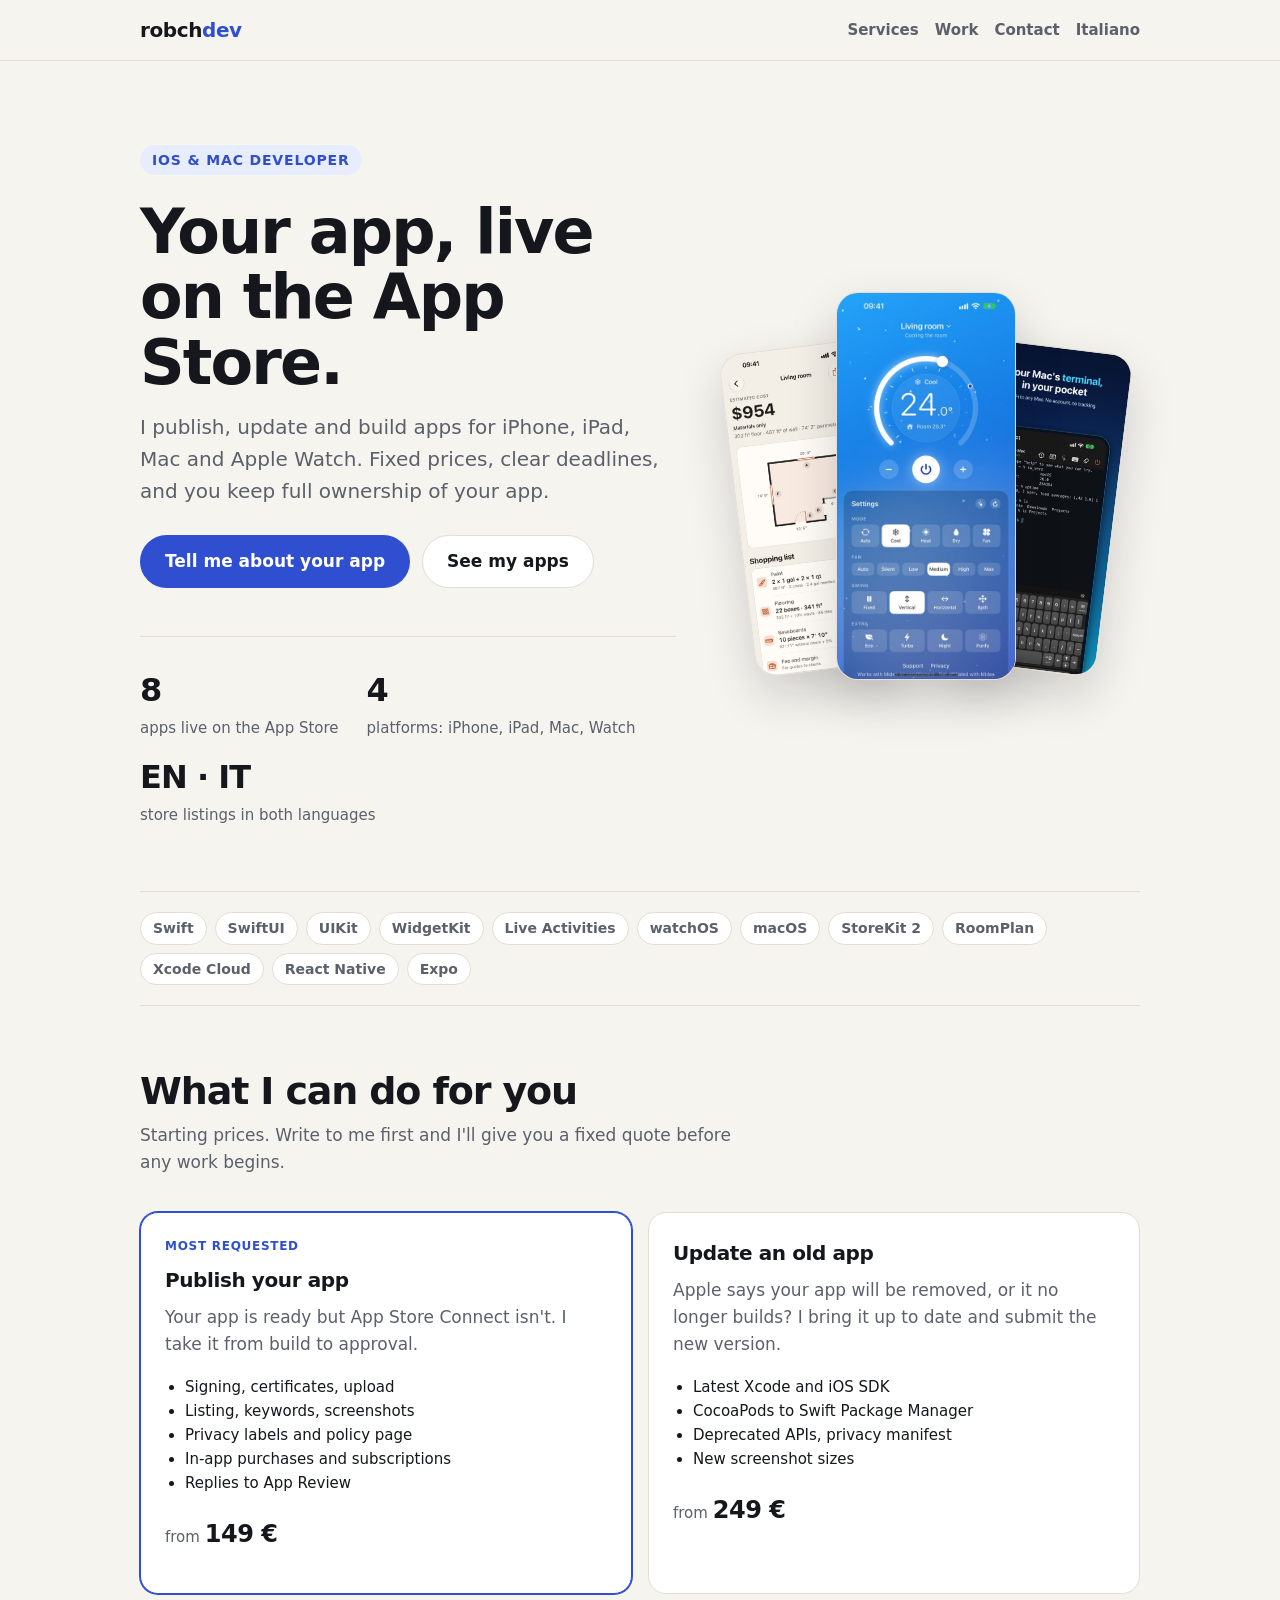
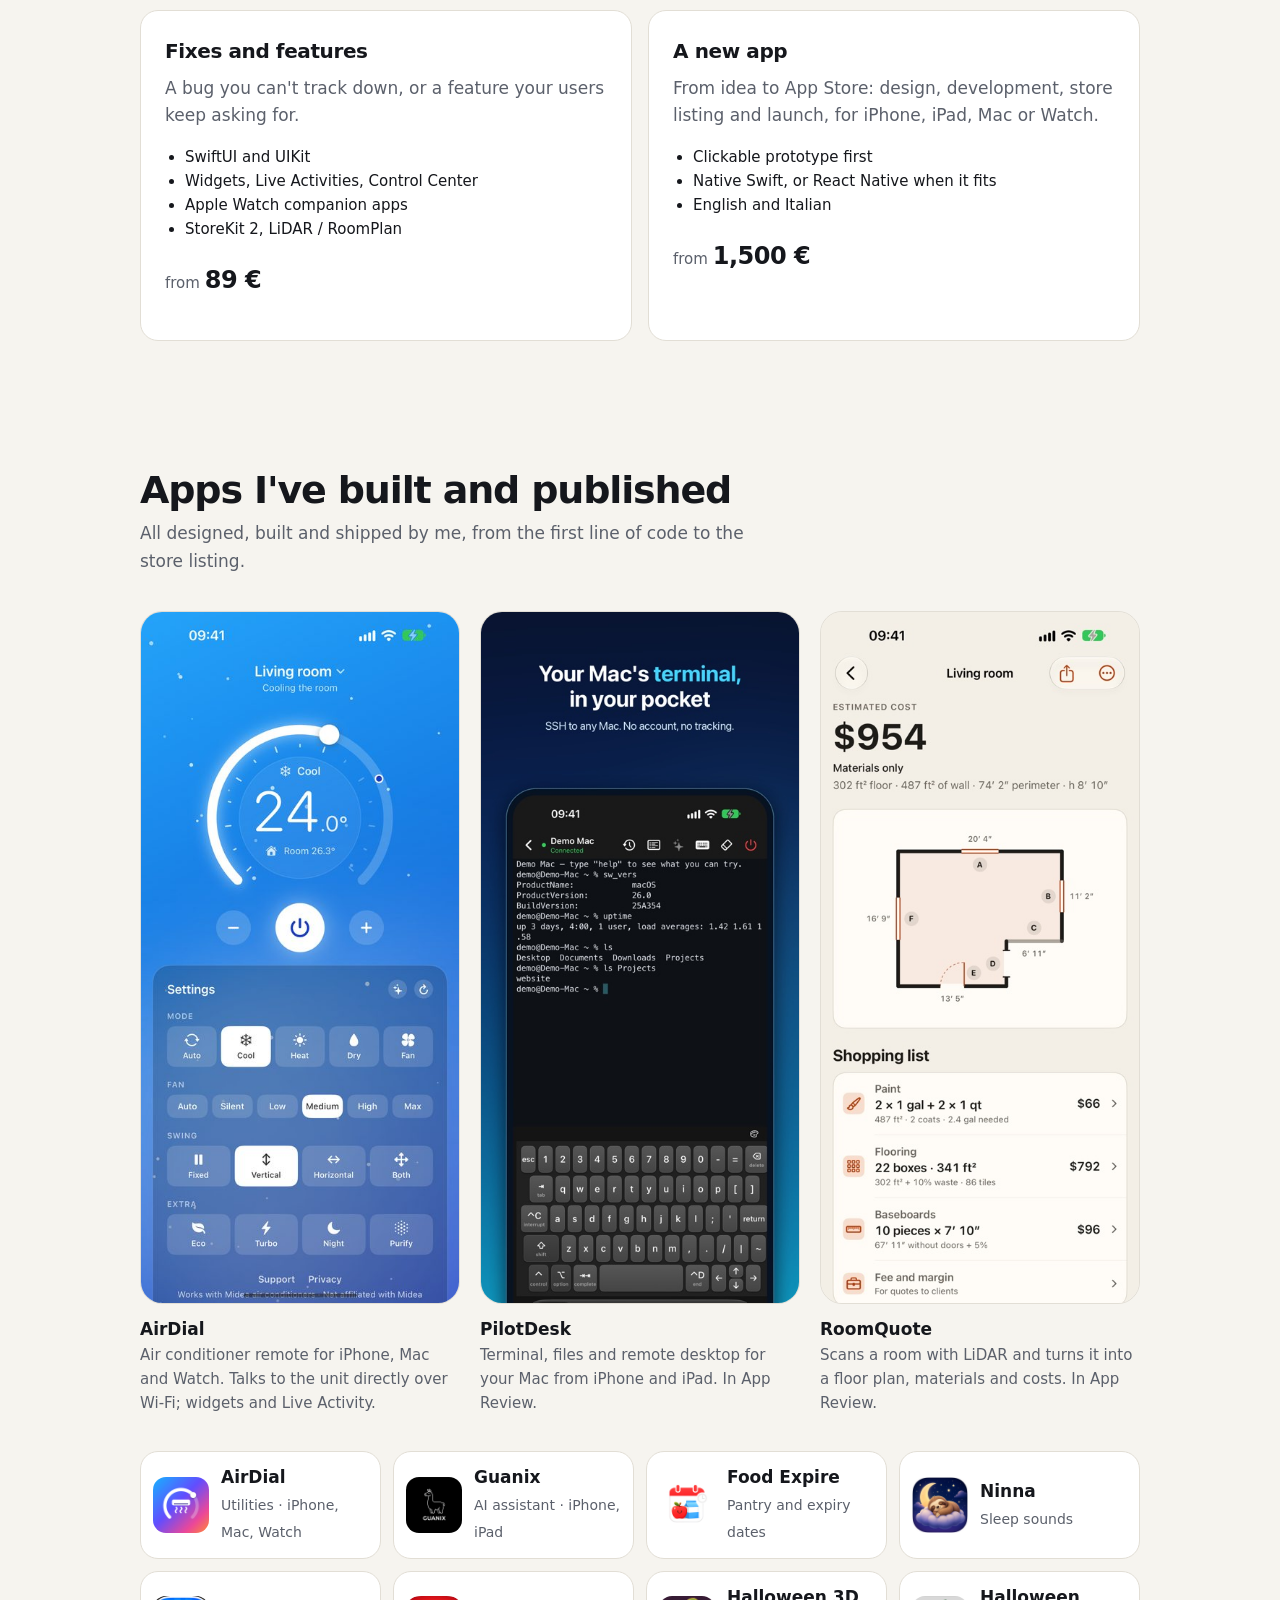
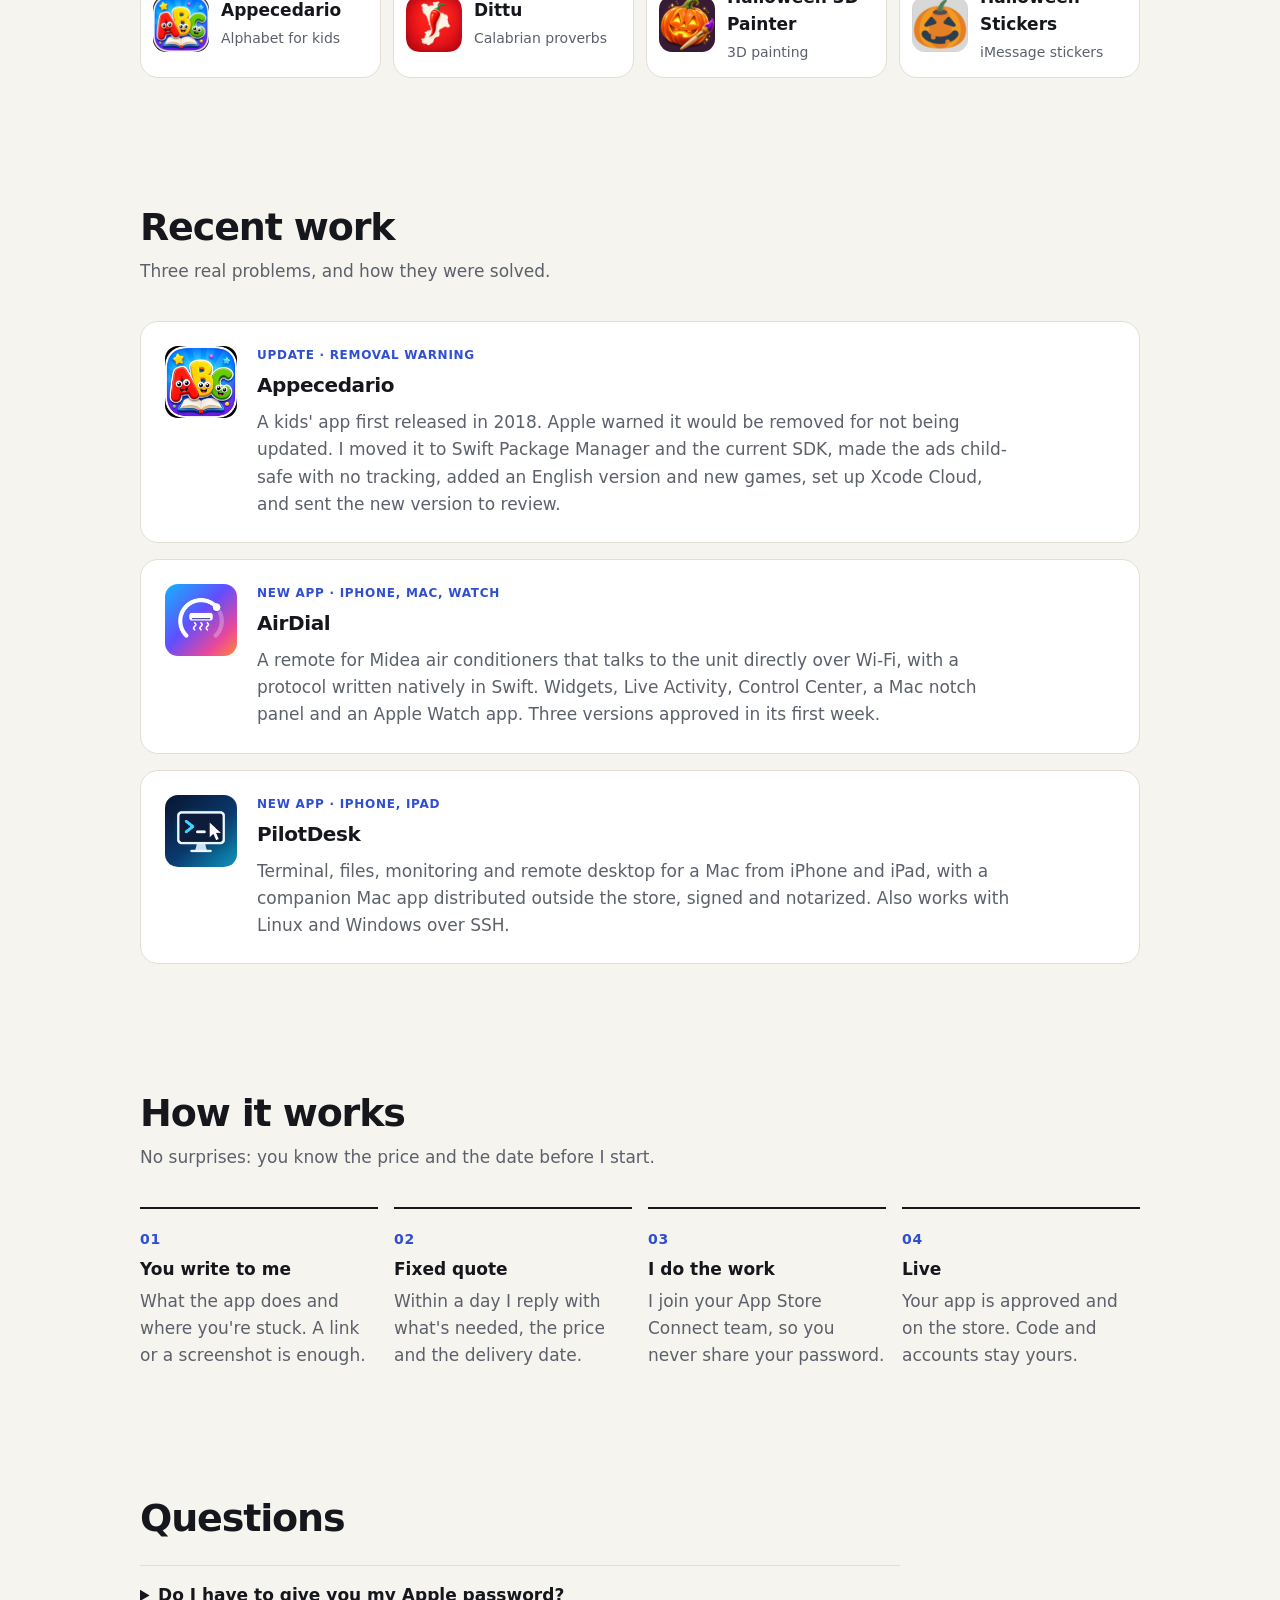
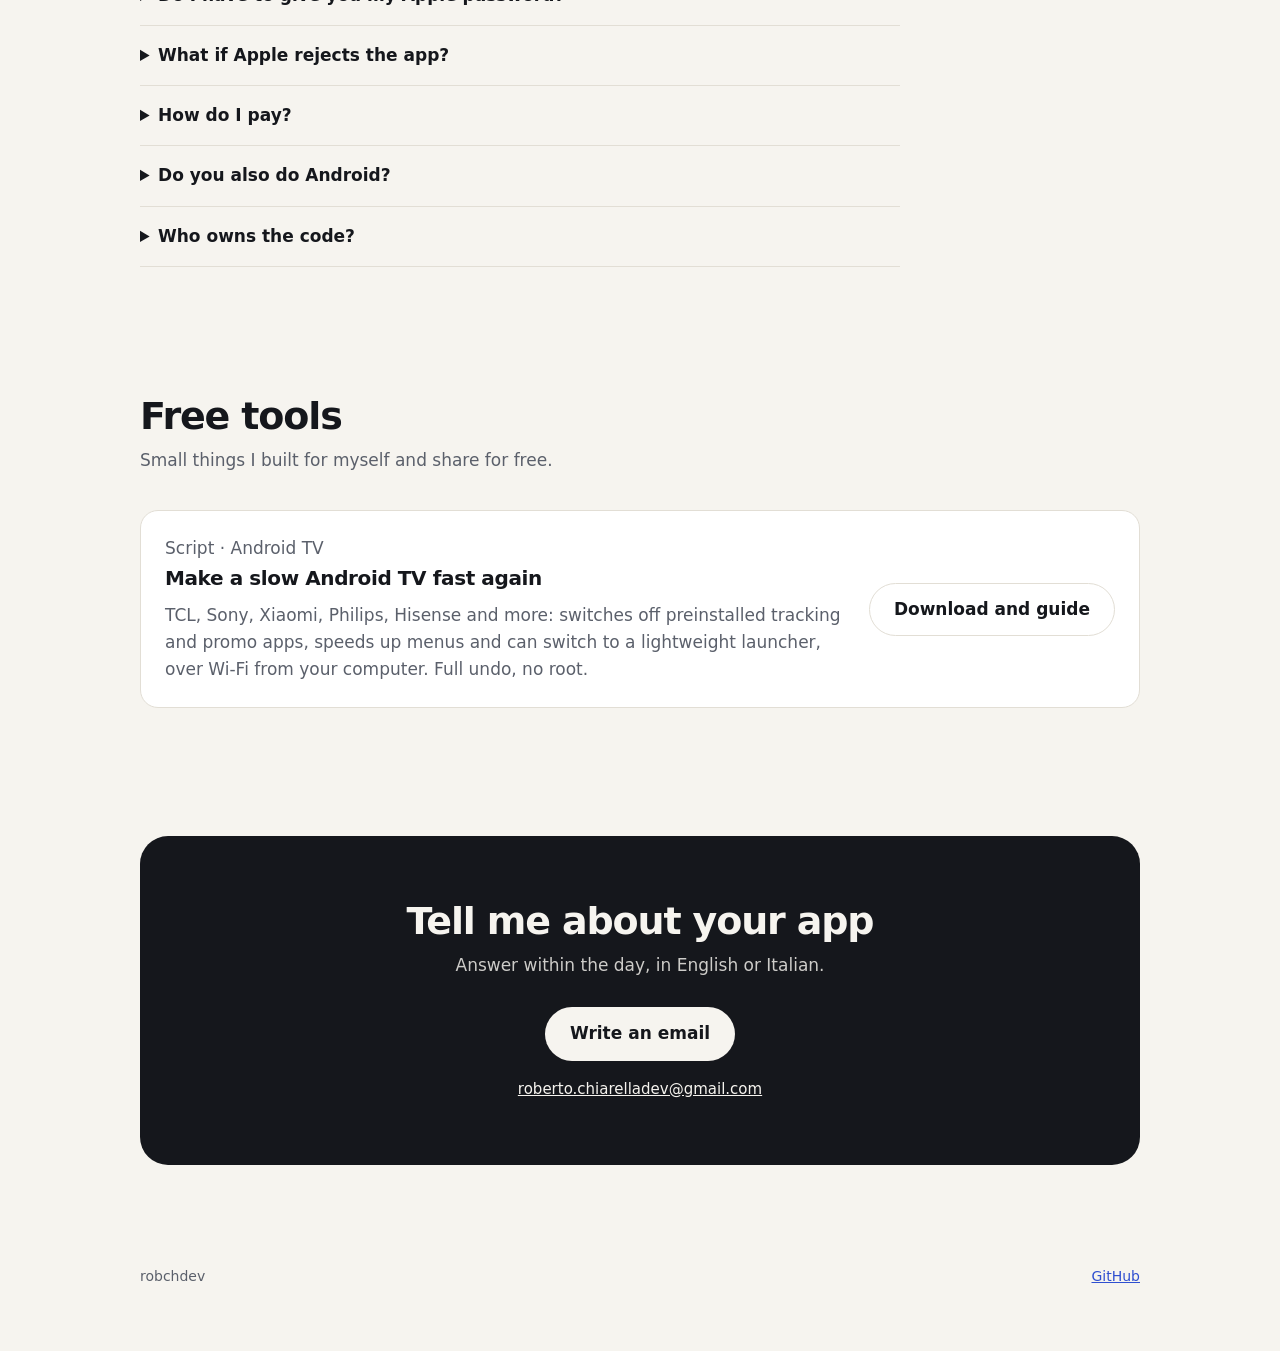
<file: index.html>
<!doctype html>
<html lang="en" data-lang="en">
<head>
<meta charset="utf-8">
<meta name="viewport" content="width=device-width, initial-scale=1">
<title>robchdev · iOS &amp; Mac apps</title>
<meta name="description" content="iOS and Mac developer: I publish, update and build apps for iPhone, iPad, Mac and Apple Watch.">
<meta property="og:type" content="website">
<meta property="og:site_name" content="robchdev">
<meta property="og:title" content="robchdev · La tua app, sull'App Store">
<meta property="og:description" content="Pubblico, aggiorno e sviluppo app per iPhone, iPad, Mac e Apple Watch. 8 app mie in vendita sull'App Store. Prezzi fissi.">
<meta property="og:url" content="https://robchdev.github.io/portfolio/">
<meta property="og:image" content="https://robchdev.github.io/portfolio/og.jpg">
<meta property="og:image:width" content="1200">
<meta property="og:image:height" content="630">
<meta property="og:image:alt" content="robchdev: sviluppatore iOS e Mac, con gli screenshot di AirDial, PilotDesk e RoomQuote">
<meta property="og:locale" content="it_IT">
<meta property="og:locale:alternate" content="en_US">
<meta name="twitter:card" content="summary_large_image">
<link rel="icon" href="apps/6822468442.png">
<link rel="stylesheet" href="style.css">
<script src="lang.js"></script>
</head>
<body>

<header class="bar">
  <div class="wrap">
    <a class="brand" href="#top">robch<b>dev</b></a>
    <nav>
      <a class="hide-sm" href="#services"><span lang="en">Services</span><span lang="it">Servizi</span></a>
      <a class="hide-sm" href="#cases"><span lang="en">Work</span><span lang="it">Lavori</span></a>
      <a href="#contact"><span lang="en">Contact</span><span lang="it">Contatti</span></a>
      <a href="#" onclick="return switchLanguage()"><span lang="en">Italiano</span><span lang="it">English</span></a>
    </nav>
  </div>
</header>

<main id="top">
  <div class="wrap hero">
  <div class="hero-text">
    <span class="kicker"><span lang="en">iOS &amp; Mac developer</span><span lang="it">Sviluppatore iOS e Mac</span></span>
    <h1 lang="en">Your app, live on the App Store.</h1>
    <h1 lang="it">La tua app, pubblicata sull'App Store.</h1>
    <p class="lead" lang="en">I publish, update and build apps for iPhone, iPad, Mac and Apple Watch. Fixed prices, clear deadlines, and you keep full ownership of your app.</p>
    <p class="lead" lang="it">Pubblico, aggiorno e sviluppo app per iPhone, iPad, Mac e Apple Watch. Prezzi fissi, tempi chiari, e l'app resta tua al cento per cento.</p>
    <div class="actions">
      <a class="btn primary" href="#contact"><span lang="en">Tell me about your app</span><span lang="it">Raccontami la tua app</span></a>
      <a class="btn ghost" href="#work"><span lang="en">See my apps</span><span lang="it">Guarda le mie app</span></a>
    </div>
    <div class="stats">
      <div><strong>8</strong><span lang="en">apps live on the App Store</span><span lang="it">app in vendita sull'App Store</span></div>
      <div><strong>4</strong><span lang="en">platforms: iPhone, iPad, Mac, Watch</span><span lang="it">piattaforme: iPhone, iPad, Mac, Watch</span></div>
      <div><strong>EN · IT</strong><span lang="en">store listings in both languages</span><span lang="it">schede store in due lingue</span></div>
    </div>
  </div>
  <div class="hero-art" aria-hidden="true">
    <img src="shots/roomquote.jpg" width="440" height="956" alt="">
    <img src="shots/airdial.jpg" width="440" height="956" alt="">
    <img src="shots/pilotdesk.jpg" width="440" height="956" alt="">
  </div>
  </div>
  <div class="wrap">
    <ul class="tech" aria-label="Technologies">
      <li>Swift</li><li>SwiftUI</li><li>UIKit</li><li>WidgetKit</li><li>Live Activities</li><li>watchOS</li><li>macOS</li><li>StoreKit 2</li><li>RoomPlan</li><li>Xcode Cloud</li><li>React Native</li><li>Expo</li>
    </ul>
  </div>

  <section id="services">
    <div class="wrap">
      <h2 lang="en">What I can do for you</h2>
      <h2 lang="it">Cosa posso fare per te</h2>
      <p class="sub" lang="en">Starting prices. Write to me first and I'll give you a fixed quote before any work begins.</p>
      <p class="sub" lang="it">Prezzi di partenza. Scrivimi prima e ti do un prezzo fisso prima di iniziare.</p>
      <div class="services">
        <article class="card featured">
          <span class="badge"><span lang="en">Most requested</span><span lang="it">Il più richiesto</span></span>
          <h3 lang="en">Publish your app</h3><h3 lang="it">Pubblico la tua app</h3>
          <p lang="en">Your app is ready but App Store Connect isn't. I take it from build to approval.</p>
          <p lang="it">L'app è pronta ma App Store Connect è un labirinto. La porto dal build all'approvazione.</p>
          <ul lang="en"><li>Signing, certificates, upload</li><li>Listing, keywords, screenshots</li><li>Privacy labels and policy page</li><li>In-app purchases and subscriptions</li><li>Replies to App Review</li></ul>
          <ul lang="it"><li>Firme, certificati, caricamento</li><li>Scheda, parole chiave, screenshot</li><li>Etichette privacy e pagina privacy</li><li>Acquisti in-app e abbonamenti</li><li>Risposte alla revisione Apple</li></ul>
          <p class="price"><span lang="en">from</span><span lang="it">da</span> <strong>149 €</strong></p>
        </article>
        <article class="card">
          <h3 lang="en">Update an old app</h3><h3 lang="it">Aggiorno la tua app</h3>
          <p lang="en">Apple says your app will be removed, or it no longer builds? I bring it up to date and submit the new version.</p>
          <p lang="it">Apple vuole rimuoverla perché non è aggiornata, o non compila più? La rimetto in pari e invio la nuova versione.</p>
          <ul lang="en"><li>Latest Xcode and iOS SDK</li><li>CocoaPods to Swift Package Manager</li><li>Deprecated APIs, privacy manifest</li><li>New screenshot sizes</li></ul>
          <ul lang="it"><li>Xcode e SDK iOS attuali</li><li>Da CocoaPods a Swift Package Manager</li><li>API deprecate, privacy manifest</li><li>Screenshot nei nuovi formati</li></ul>
          <p class="price"><span lang="en">from</span><span lang="it">da</span> <strong>249 €</strong></p>
        </article>
        <article class="card">
          <h3 lang="en">Fixes and features</h3><h3 lang="it">Correzioni e nuove funzioni</h3>
          <p lang="en">A bug you can't track down, or a feature your users keep asking for.</p>
          <p lang="it">Un bug che non trovi, o una funzione che gli utenti chiedono da tempo.</p>
          <ul lang="en"><li>SwiftUI and UIKit</li><li>Widgets, Live Activities, Control Center</li><li>Apple Watch companion apps</li><li>StoreKit 2, LiDAR / RoomPlan</li></ul>
          <ul lang="it"><li>SwiftUI e UIKit</li><li>Widget, Live Activity, Centro di Controllo</li><li>App per Apple Watch</li><li>StoreKit 2, LiDAR / RoomPlan</li></ul>
          <p class="price"><span lang="en">from</span><span lang="it">da</span> <strong>89 €</strong></p>
        </article>
        <article class="card">
          <h3 lang="en">A new app</h3><h3 lang="it">Un'app nuova</h3>
          <p lang="en">From idea to App Store: design, development, store listing and launch, for iPhone, iPad, Mac or Watch.</p>
          <p lang="it">Dall'idea all'App Store: design, sviluppo, scheda e lancio, per iPhone, iPad, Mac o Watch.</p>
          <ul lang="en"><li>Clickable prototype first</li><li>Native Swift, or React Native when it fits</li><li>English and Italian</li></ul>
          <ul lang="it"><li>Prima un prototipo da provare</li><li>Swift nativo, o React Native quando conviene</li><li>Italiano e inglese</li></ul>
          <p class="price"><span lang="en">from</span><span lang="it">da</span> <strong lang="en">1,500 €</strong><strong lang="it">1.500 €</strong></p>
        </article>
      </div>
    </div>
  </section>

  <section id="work">
    <div class="wrap">
      <h2 lang="en">Apps I've built and published</h2>
      <h2 lang="it">App che ho creato e pubblicato</h2>
      <p class="sub" lang="en">All designed, built and shipped by me, from the first line of code to the store listing.</p>
      <p class="sub" lang="it">Tutte progettate, sviluppate e pubblicate da me, dalla prima riga di codice alla scheda dello store.</p>
      <div class="showcase">
        <figure>
          <img src="shots/airdial.jpg" width="440" height="956" alt="AirDial on iPhone: a dial to set the air conditioner temperature" loading="lazy">
          <figcaption><strong>AirDial</strong><span lang="en">Air conditioner remote for iPhone, Mac and Watch. Talks to the unit directly over Wi-Fi; widgets and Live Activity.</span><span lang="it">Telecomando per condizionatori su iPhone, Mac e Watch. Parla al condizionatore direttamente in Wi-Fi; widget e Live Activity.</span></figcaption>
        </figure>
        <figure>
          <img src="shots/pilotdesk.jpg" width="440" height="956" alt="PilotDesk on iPhone: a Mac terminal with a custom keyboard" loading="lazy">
          <figcaption><strong>PilotDesk</strong><span lang="en">Terminal, files and remote desktop for your Mac from iPhone and iPad. In App Review.</span><span lang="it">Terminale, file e desktop remoto del Mac da iPhone e iPad. In revisione da Apple.</span></figcaption>
        </figure>
        <figure>
          <img src="shots/roomquote.jpg" width="440" height="956" alt="RoomQuote on iPhone: a scanned floor plan with a shopping list" loading="lazy">
          <figcaption><strong>RoomQuote</strong><span lang="en">Scans a room with LiDAR and turns it into a floor plan, materials and costs. In App Review.</span><span lang="it">Scansiona la stanza col LiDAR e la trasforma in pianta, materiali e costi. In revisione da Apple.</span></figcaption>
        </figure>
      </div>

      <div class="apps">
        <a class="app" href="https://apps.apple.com/app/id6822468442"><img src="apps/6822468442.png" alt=""><div><strong>AirDial</strong><span lang="en">Utilities · iPhone, Mac, Watch</span><span lang="it">Utility · iPhone, Mac, Watch</span></div></a>
        <a class="app" href="https://apps.apple.com/app/id6764685861"><img src="apps/6764685861.png" alt=""><div><strong>Guanix</strong><span lang="en">AI assistant · iPhone, iPad</span><span lang="it">Assistente AI · iPhone, iPad</span></div></a>
        <a class="app" href="https://apps.apple.com/app/id6771560719"><img src="apps/6771560719.png" alt=""><div><strong>Food Expire</strong><span lang="en">Pantry and expiry dates</span><span lang="it">Dispensa e scadenze</span></div></a>
        <a class="app" href="https://apps.apple.com/app/id6769525005"><img src="apps/6769525005.png" alt=""><div><strong>Ninna</strong><span lang="en">Sleep sounds</span><span lang="it">Suoni per dormire</span></div></a>
        <a class="app" href="https://apps.apple.com/app/id1359998860"><img src="apps/1359998860.png" alt=""><div><strong>Appecedario</strong><span lang="en">Alphabet for kids</span><span lang="it">Alfabeto per bambini</span></div></a>
        <a class="app" href="https://apps.apple.com/app/id1508191437"><img src="apps/1508191437.png" alt=""><div><strong>Dittu</strong><span lang="en">Calabrian proverbs</span><span lang="it">Proverbi calabresi</span></div></a>
        <a class="app" href="https://apps.apple.com/app/id6761083329"><img src="apps/6761083329.png" alt=""><div><strong>Halloween 3D Painter</strong><span lang="en">3D painting</span><span lang="it">Pittura 3D</span></div></a>
        <a class="app" href="https://apps.apple.com/app/id1534951302"><img src="apps/1534951302.png" alt=""><div><strong>Halloween Stickers</strong><span lang="en">iMessage stickers</span><span lang="it">Sticker per iMessage</span></div></a>
      </div>
    </div>
  </section>

  <section id="cases">
    <div class="wrap">
      <h2 lang="en">Recent work</h2>
      <h2 lang="it">Lavori recenti</h2>
      <p class="sub" lang="en">Three real problems, and how they were solved.</p>
      <p class="sub" lang="it">Tre problemi veri, e come li ho risolti.</p>
      <div class="cases">
        <article class="case">
          <img src="apps/1359998860.png" width="256" height="256" alt="">
          <div>
            <p class="case-tag" lang="en">Update · Removal warning</p><p class="case-tag" lang="it">Aggiornamento · Avviso di rimozione</p>
            <h3>Appecedario</h3>
            <p lang="en">A kids' app first released in 2018. Apple warned it would be removed for not being updated. I moved it to Swift Package Manager and the current SDK, made the ads child-safe with no tracking, added an English version and new games, set up Xcode Cloud, and sent the new version to review.</p>
            <p lang="it">App per bambini uscita nel 2018. Apple aveva avvisato che l'avrebbe rimossa perché non aggiornata. L'ho portata a Swift Package Manager e all'SDK attuale, ho reso la pubblicità adatta ai bambini e senza tracciamento, aggiunto la versione inglese e nuovi giochi, impostato Xcode Cloud e inviato la nuova versione.</p>
          </div>
        </article>
        <article class="case">
          <img src="apps/6822468442.png" width="256" height="256" alt="">
          <div>
            <p class="case-tag" lang="en">New app · iPhone, Mac, Watch</p><p class="case-tag" lang="it">App nuova · iPhone, Mac, Watch</p>
            <h3>AirDial</h3>
            <p lang="en">A remote for Midea air conditioners that talks to the unit directly over Wi-Fi, with a protocol written natively in Swift. Widgets, Live Activity, Control Center, a Mac notch panel and an Apple Watch app. Three versions approved in its first week.</p>
            <p lang="it">Telecomando per condizionatori Midea che parla col condizionatore direttamente in Wi-Fi, con il protocollo scritto in Swift. Widget, Live Activity, Centro di Controllo, pannello nella tacca del Mac e app per Apple Watch. Tre versioni approvate nella prima settimana.</p>
          </div>
        </article>
        <article class="case">
          <img src="apps/pilotdesk.png" width="256" height="256" alt="">
          <div>
            <p class="case-tag" lang="en">New app · iPhone, iPad</p><p class="case-tag" lang="it">App nuova · iPhone, iPad</p>
            <h3>PilotDesk</h3>
            <p lang="en">Terminal, files, monitoring and remote desktop for a Mac from iPhone and iPad, with a companion Mac app distributed outside the store, signed and notarized. Also works with Linux and Windows over SSH.</p>
            <p lang="it">Terminale, file, monitoraggio e desktop remoto del Mac da iPhone e iPad, con un'app Mac compagna distribuita fuori dallo store, firmata e notarizzata. Funziona anche con Linux e Windows via SSH.</p>
          </div>
        </article>
      </div>
    </div>
  </section>

  <section>
    <div class="wrap">
      <h2 lang="en">How it works</h2>
      <h2 lang="it">Come funziona</h2>
      <p class="sub" lang="en">No surprises: you know the price and the date before I start.</p>
      <p class="sub" lang="it">Nessuna sorpresa: sai prezzo e data prima che io inizi.</p>
      <div class="steps">
        <div class="step"><h3 lang="en">You write to me</h3><h3 lang="it">Mi scrivi</h3><p lang="en">What the app does and where you're stuck. A link or a screenshot is enough.</p><p lang="it">Cosa fa l'app e dove sei bloccato. Basta un link o uno screenshot.</p></div>
        <div class="step"><h3 lang="en">Fixed quote</h3><h3 lang="it">Prezzo fisso</h3><p lang="en">Within a day I reply with what's needed, the price and the delivery date.</p><p lang="it">Entro un giorno ti rispondo con cosa serve, il prezzo e la data di consegna.</p></div>
        <div class="step"><h3 lang="en">I do the work</h3><h3 lang="it">Lavoro</h3><p lang="en">I join your App Store Connect team, so you never share your password.</p><p lang="it">Entro nel tuo team di App Store Connect: la tua password non serve mai.</p></div>
        <div class="step"><h3 lang="en">Live</h3><h3 lang="it">Online</h3><p lang="en">Your app is approved and on the store. Code and accounts stay yours.</p><p lang="it">L'app è approvata e sullo store. Codice e account restano tuoi.</p></div>
      </div>
    </div>
  </section>

  <section id="faq">
    <div class="wrap faq">
      <h2 lang="en">Questions</h2>
      <h2 lang="it">Domande</h2>
      <details><summary><span lang="en">Do I have to give you my Apple password?</span><span lang="it">Devo darti la mia password Apple?</span></summary>
        <p lang="en">No. You add me to your App Store Connect team with the role the job needs, and remove me when we're done.</p>
        <p lang="it">No. Mi aggiungi al tuo team di App Store Connect con il ruolo che serve, e mi togli quando abbiamo finito.</p></details>
      <details><summary><span lang="en">What if Apple rejects the app?</span><span lang="it">E se Apple rifiuta l'app?</span></summary>
        <p lang="en">For publishing jobs, replies to App Review and the fixes the reviewer asks for are included until approval, unless the app needs new features.</p>
        <p lang="it">Nei lavori di pubblicazione le risposte alla revisione e le correzioni richieste sono comprese fino all'approvazione, a meno che non servano funzioni nuove.</p></details>
      <details><summary><span lang="en">How do I pay?</span><span lang="it">Come si paga?</span></summary>
        <p lang="en">Bank transfer or PayPal. Small jobs are paid on delivery; larger ones half up front and half on delivery.</p>
        <p lang="it">Bonifico o PayPal. I lavori piccoli si pagano alla consegna; quelli più grandi metà all'inizio e metà alla consegna.</p></details>
      <details><summary><span lang="en">Do you also do Android?</span><span lang="it">Fai anche Android?</span></summary>
        <p lang="en">My focus is Apple platforms. When an app has to be on both, I build it with React Native and Expo.</p>
        <p lang="it">Mi concentro sulle piattaforme Apple. Quando un'app deve stare su entrambi, la faccio con React Native ed Expo.</p></details>
      <details><summary><span lang="en">Who owns the code?</span><span lang="it">Di chi è il codice?</span></summary>
        <p lang="en">You do. The code, the developer account and the app stay yours.</p>
        <p lang="it">Tuo. Codice, account sviluppatore e app restano tuoi.</p></details>
    </div>
  </section>

  <section id="tools">
    <div class="wrap">
      <h2 lang="en">Free tools</h2>
      <h2 lang="it">Strumenti gratuiti</h2>
      <p class="sub" lang="en">Small things I built for myself and share for free.</p>
      <p class="sub" lang="it">Piccole cose fatte per me e condivise gratis.</p>
      <article class="tool">
        <div>
          <p class="case-tag" lang="en">Script · Android TV</p><p class="case-tag" lang="it">Script · Android TV</p>
          <h3 lang="en">Make a slow Android TV fast again</h3><h3 lang="it">Rendi veloce una Android TV lenta</h3>
          <p lang="en">TCL, Sony, Xiaomi, Philips, Hisense and more: switches off preinstalled tracking and promo apps, speeds up menus and can switch to a lightweight launcher, over Wi-Fi from your computer. Full undo, no root.</p>
          <p lang="it">TCL, Sony, Xiaomi, Philips, Hisense e altre: spegne le app preinstallate di tracciamento e promozione, velocizza i menu e può passare a un launcher leggero, via Wi-Fi dal computer. Si annulla tutto, senza root.</p>
        </div>
        <a class="btn ghost" href="tools/tcl-tv-boost/"><span lang="en">Download and guide</span><span lang="it">Download e guida</span></a>
      </article>
    </div>
  </section>

  <section id="contact">
    <div class="wrap">
      <div class="contact">
        <h2 lang="en">Tell me about your app</h2>
        <h2 lang="it">Raccontami la tua app</h2>
        <p class="sub" lang="en">Answer within the day, in English or Italian.</p>
        <p class="sub" lang="it">Risposta in giornata, in italiano o in inglese.</p>
        <a class="btn primary" href="mailto:roberto.chiarelladev@gmail.com?subject=App%20project"><span lang="en">Write an email</span><span lang="it">Scrivimi una email</span></a>
        <a class="mail" href="mailto:roberto.chiarelladev@gmail.com">roberto.chiarelladev@gmail.com</a>
      </div>
    </div>
  </section>
</main>

<footer>
  <div class="wrap">
    <span>robchdev</span>
    <span><a href="https://github.com/robchdev">GitHub</a></span>
  </div>
</footer>
</body>
</html>
</file>
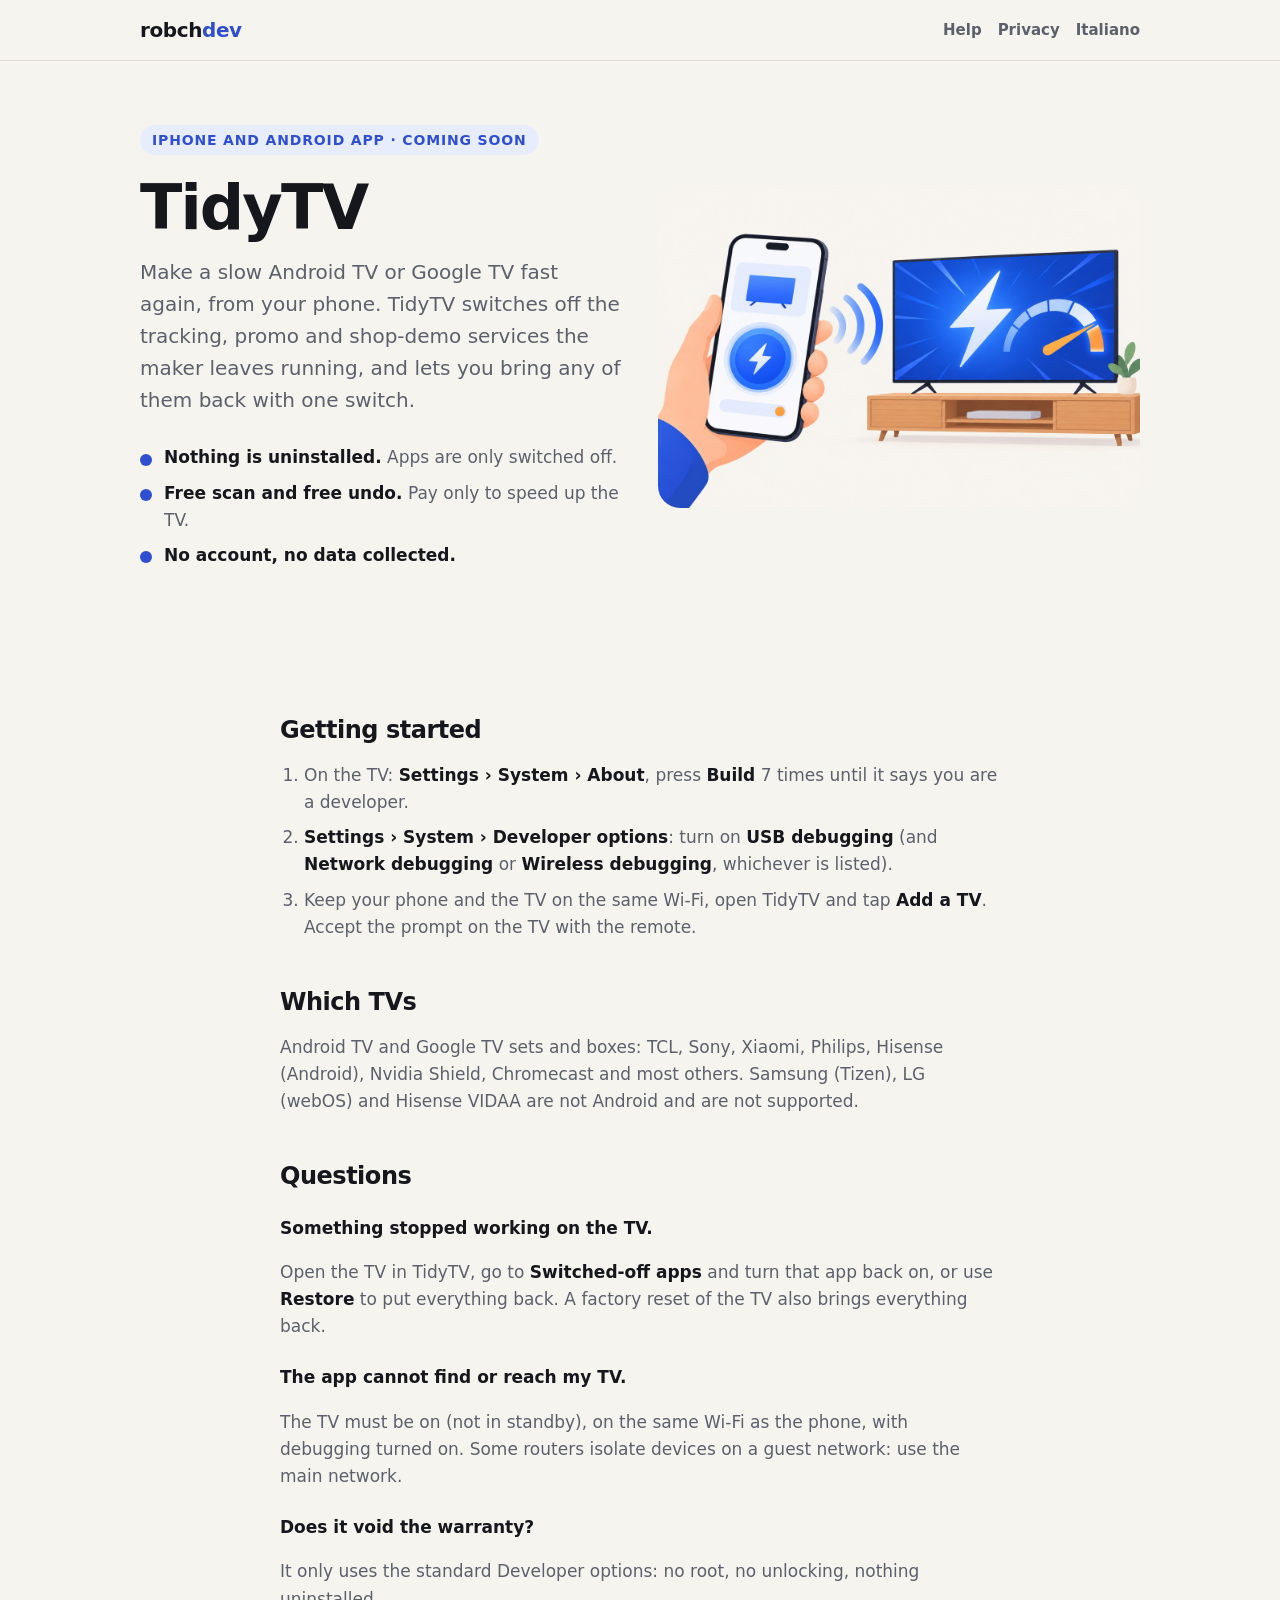
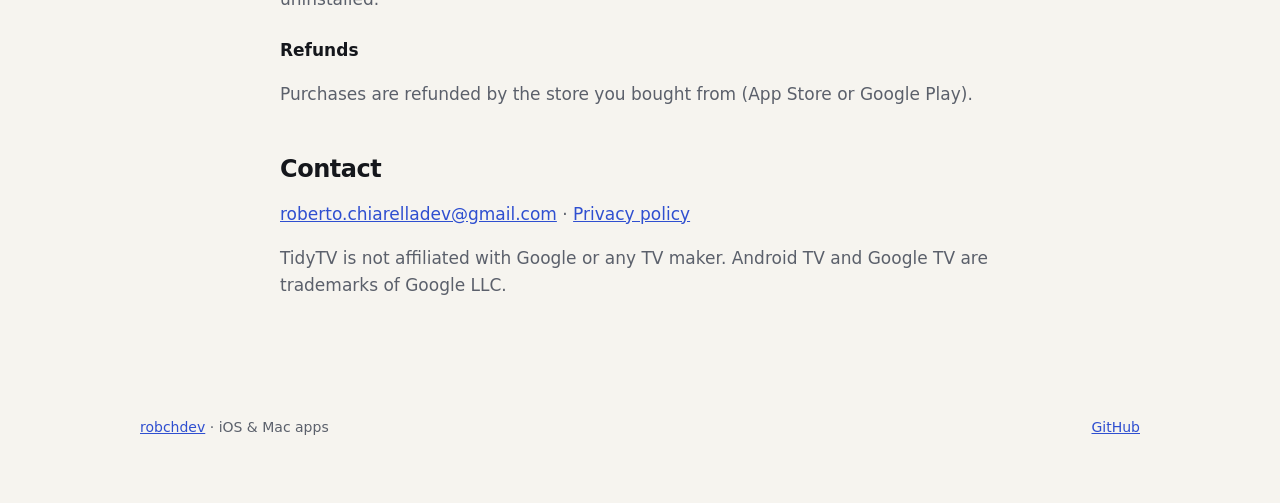
<file: apps/tidytv/index.html>
<!doctype html>
<html lang="en" data-lang="en">
<head>
<meta charset="utf-8">
<meta name="viewport" content="width=device-width, initial-scale=1">
<title>TidyTV · speed up your TV</title>
<meta name="description" content="TidyTV makes a slow Android TV / Google TV fast again from your phone: it switches off tracking, promo and demo services, and every change can be undone.">
<meta property="og:title" content="TidyTV · velocizza la tua TV">
<meta property="og:image" content="https://robchdev.github.io/portfolio/apps/tidytv/img/hero.jpg">
<link rel="icon" href="../tidytv.png">
<link rel="stylesheet" href="../../style.css">
<script src="../../lang.js"></script>
</head>
<body>

<header class="bar">
  <div class="wrap">
    <a class="brand" href="../../">robch<b>dev</b></a>
    <nav>
      <a class="hide-sm" href="#help"><span lang="en">Help</span><span lang="it">Aiuto</span></a>
      <a class="hide-sm" href="privacy.html">Privacy</a>
      <a href="#" onclick="return switchLanguage()"><span lang="en">Italiano</span><span lang="it">English</span></a>
    </nav>
  </div>
</header>

<main id="top">
<div class="wrap tool-hero">
  <div>
    <span class="kicker"><span lang="en">iPhone and Android app · coming soon</span><span lang="it">App per iPhone e Android · in arrivo</span></span>
    <h1>TidyTV</h1>
    <p class="lead" lang="en">Make a slow Android TV or Google TV fast again, from your phone. TidyTV switches off the tracking, promo and shop-demo services the maker leaves running, and lets you bring any of them back with one switch.</p>
    <p class="lead" lang="it">Rendi di nuovo veloce una Android TV o Google TV lenta, dal telefono. TidyTV spegne i servizi di tracciamento, promozioni e demo da negozio che il produttore lascia accesi, e ti fa riaccendere qualsiasi app con un interruttore.</p>
    <ul class="perks">
      <li lang="en"><strong>Nothing is uninstalled.</strong> Apps are only switched off.</li>
      <li lang="it"><strong>Non disinstalla niente.</strong> Le app vengono solo spente.</li>
      <li lang="en"><strong>Free scan and free undo.</strong> Pay only to speed up the TV.</li>
      <li lang="it"><strong>Analisi e ripristino gratis.</strong> Paghi solo per velocizzare la TV.</li>
      <li lang="en"><strong>No account, no data collected.</strong></li>
      <li lang="it"><strong>Nessun account, nessun dato raccolto.</strong></li>
    </ul>
  </div>
  <div class="art"><img src="img/hero.jpg" width="1200" height="800" alt="" fetchpriority="high"></div>
</div>

<section id="help">
  <div class="wrap guide">
    <h2 lang="en">Getting started</h2>
    <h2 lang="it">Come iniziare</h2>
    <ol>
      <li lang="en">On the TV: <strong>Settings › System › About</strong>, press <strong>Build</strong> 7 times until it says you are a developer.</li>
      <li lang="it">Sulla TV: <strong>Impostazioni › Sistema › Info</strong>, premi 7 volte su <strong>Build</strong> finché dice che sei sviluppatore.</li>
      <li lang="en"><strong>Settings › System › Developer options</strong>: turn on <strong>USB debugging</strong> (and <strong>Network debugging</strong> or <strong>Wireless debugging</strong>, whichever is listed).</li>
      <li lang="it"><strong>Impostazioni › Sistema › Opzioni sviluppatore</strong>: attiva <strong>Debug USB</strong> (e <strong>Debug di rete</strong> o <strong>Debug wireless</strong>, quello che c'è).</li>
      <li lang="en">Keep your phone and the TV on the same Wi-Fi, open TidyTV and tap <strong>Add a TV</strong>. Accept the prompt on the TV with the remote.</li>
      <li lang="it">Tieni telefono e TV sulla stessa Wi-Fi, apri TidyTV e tocca <strong>Aggiungi una TV</strong>. Accetta la richiesta sulla TV con il telecomando.</li>
    </ol>

    <h2 lang="en">Which TVs</h2>
    <h2 lang="it">Su quali TV</h2>
    <p lang="en">Android TV and Google TV sets and boxes: TCL, Sony, Xiaomi, Philips, Hisense (Android), Nvidia Shield, Chromecast and most others. Samsung (Tizen), LG (webOS) and Hisense VIDAA are not Android and are not supported.</p>
    <p lang="it">TV e box Android TV e Google TV: TCL, Sony, Xiaomi, Philips, Hisense (Android), Nvidia Shield, Chromecast e quasi tutte le altre. Samsung (Tizen), LG (webOS) e Hisense VIDAA non sono Android e non sono supportate.</p>

    <h2 lang="en">Questions</h2>
    <h2 lang="it">Domande</h2>
    <h3 lang="en">Something stopped working on the TV.</h3>
    <h3 lang="it">Qualcosa sulla TV non funziona più.</h3>
    <p lang="en">Open the TV in TidyTV, go to <strong>Switched-off apps</strong> and turn that app back on, or use <strong>Restore</strong> to put everything back. A factory reset of the TV also brings everything back.</p>
    <p lang="it">Apri la TV in TidyTV, vai in <strong>App spente</strong> e riaccendi quell'app, oppure usa <strong>Ripristina</strong> per rimettere tutto com'era. Anche il ripristino di fabbrica della TV riporta tutto com'era.</p>
    <h3 lang="en">The app cannot find or reach my TV.</h3>
    <h3 lang="it">L'app non trova o non raggiunge la TV.</h3>
    <p lang="en">The TV must be on (not in standby), on the same Wi-Fi as the phone, with debugging turned on. Some routers isolate devices on a guest network: use the main network.</p>
    <p lang="it">La TV deve essere accesa (non in standby), sulla stessa Wi-Fi del telefono, con il debug attivo. Alcuni router isolano i dispositivi nella rete ospiti: usa la rete principale.</p>
    <h3 lang="en">Does it void the warranty?</h3>
    <h3 lang="it">Fa decadere la garanzia?</h3>
    <p lang="en">It only uses the standard Developer options: no root, no unlocking, nothing uninstalled.</p>
    <p lang="it">Usa solo le normali Opzioni sviluppatore: niente root, niente sblocchi, niente disinstallato.</p>
    <h3 lang="en">Refunds</h3>
    <h3 lang="it">Rimborsi</h3>
    <p lang="en">Purchases are refunded by the store you bought from (App Store or Google Play).</p>
    <p lang="it">I rimborsi li gestisce lo store dove hai acquistato (App Store o Google Play).</p>

    <h2 lang="en">Contact</h2>
    <h2 lang="it">Contatti</h2>
    <p><a href="mailto:roberto.chiarelladev@gmail.com">roberto.chiarelladev@gmail.com</a> · <a href="privacy.html"><span lang="en">Privacy policy</span><span lang="it">Privacy</span></a></p>
    <p lang="en">TidyTV is not affiliated with Google or any TV maker. Android TV and Google TV are trademarks of Google LLC.</p>
    <p lang="it">TidyTV non è affiliata con Google né con alcun produttore di TV. Android TV e Google TV sono marchi di Google LLC.</p>
  </div>
</section>
</main>

<footer>
  <div class="wrap">
    <span><a href="../../">robchdev</a> · <span lang="en">iOS &amp; Mac apps</span><span lang="it">app iOS e Mac</span></span>
    <span><a href="https://github.com/robchdev">GitHub</a></span>
  </div>
</footer>
</body>
</html>
</file>
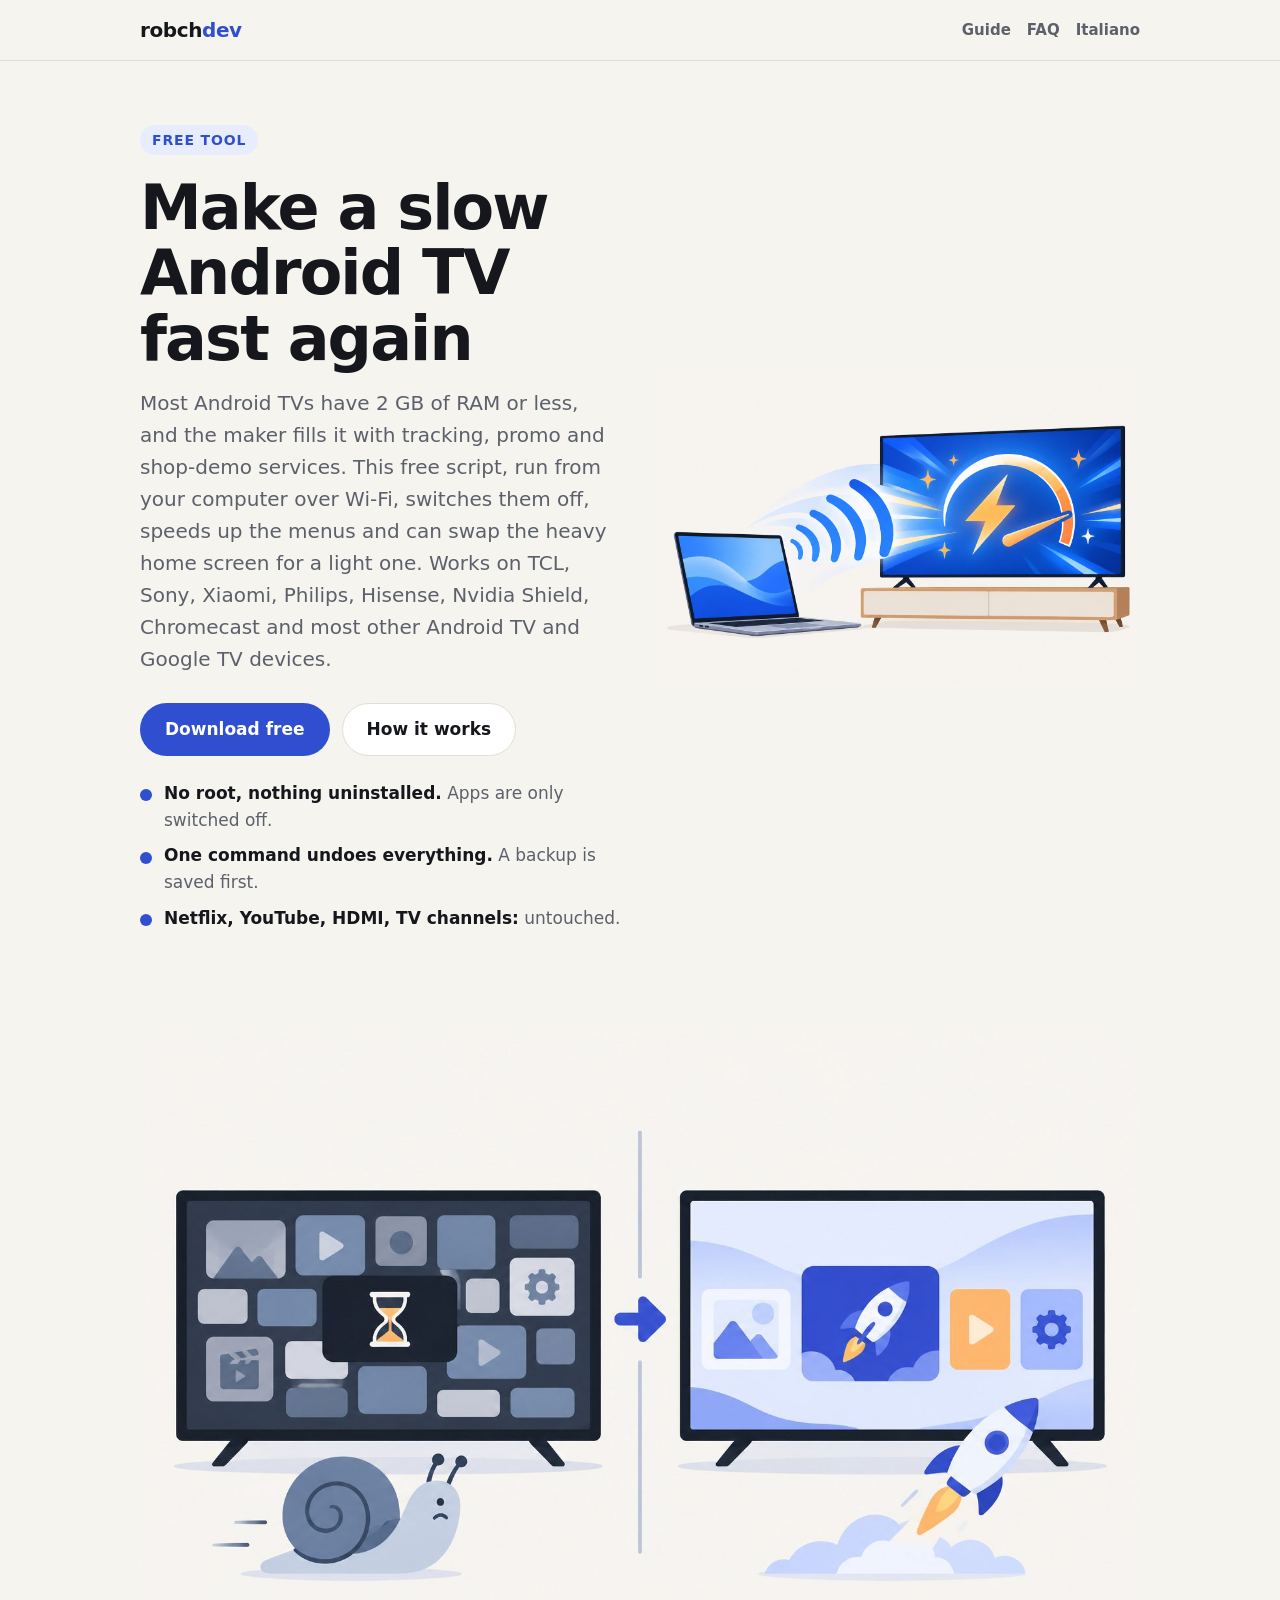
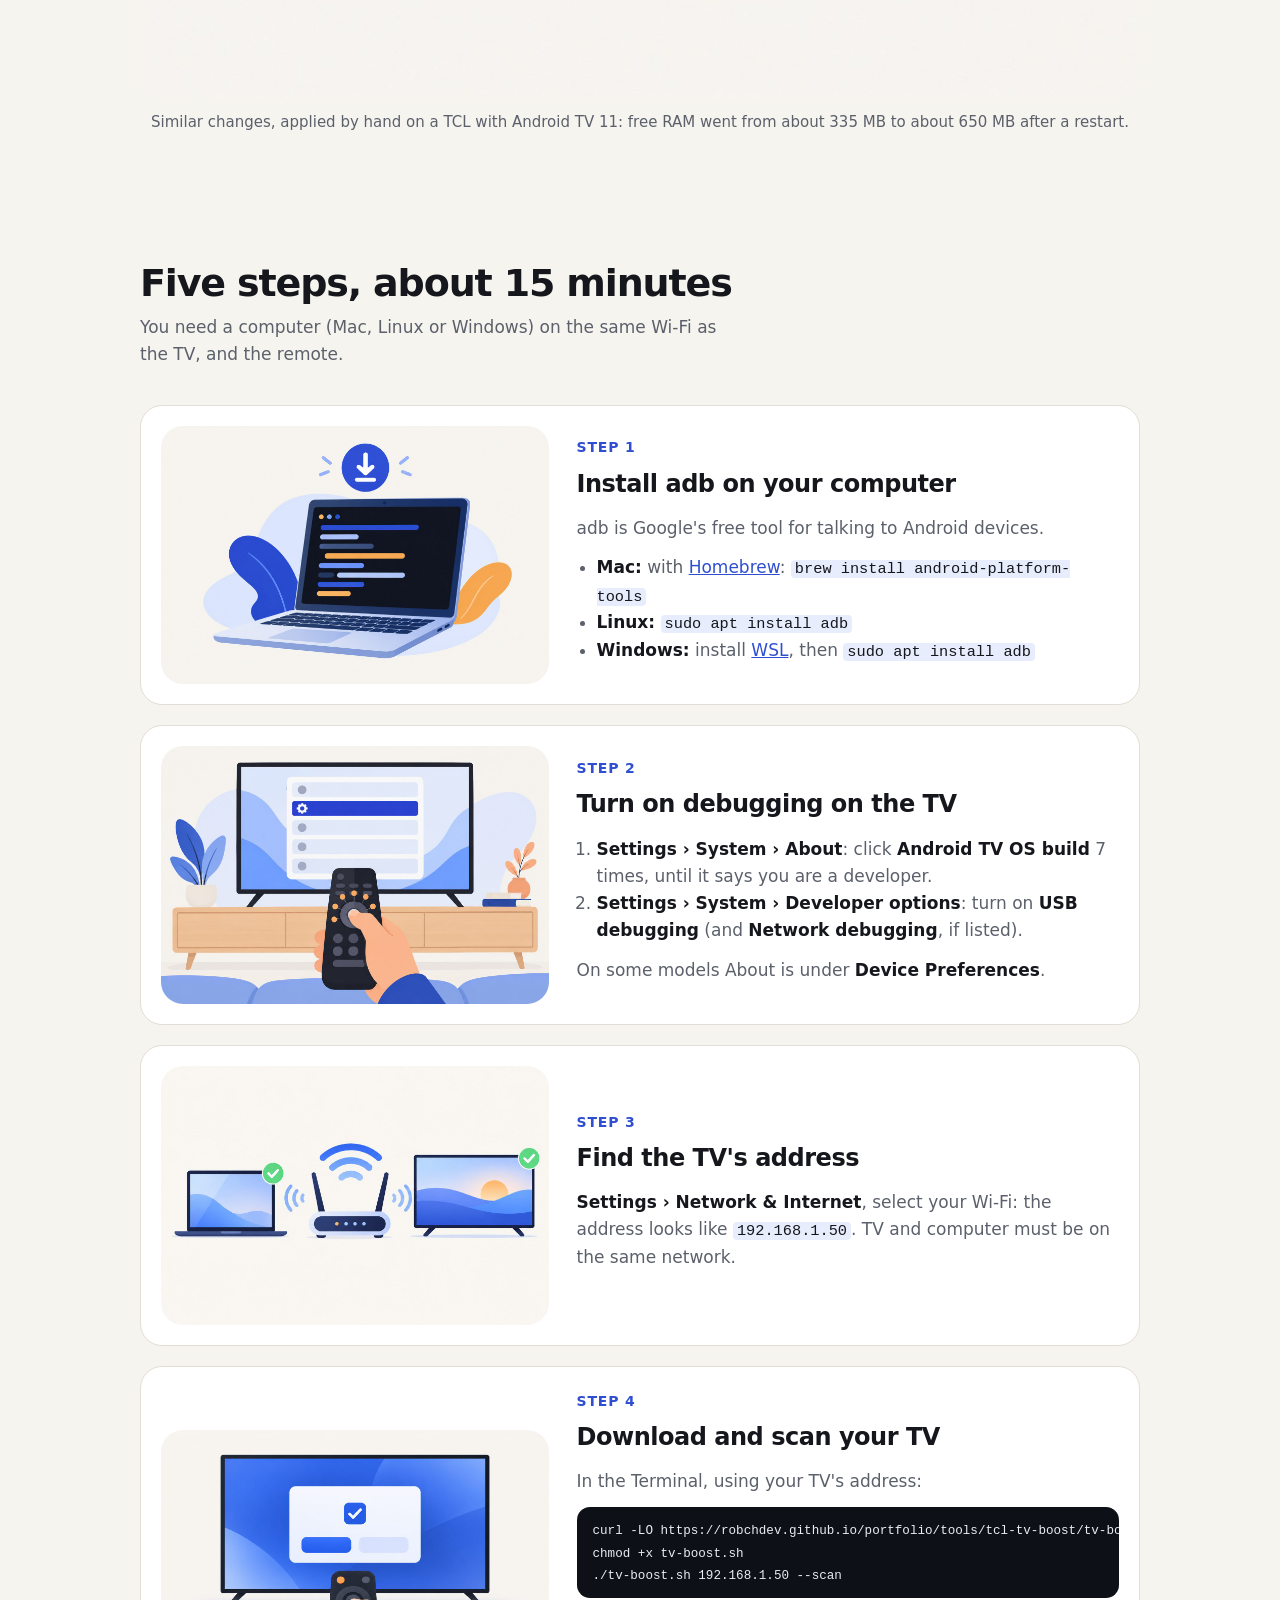
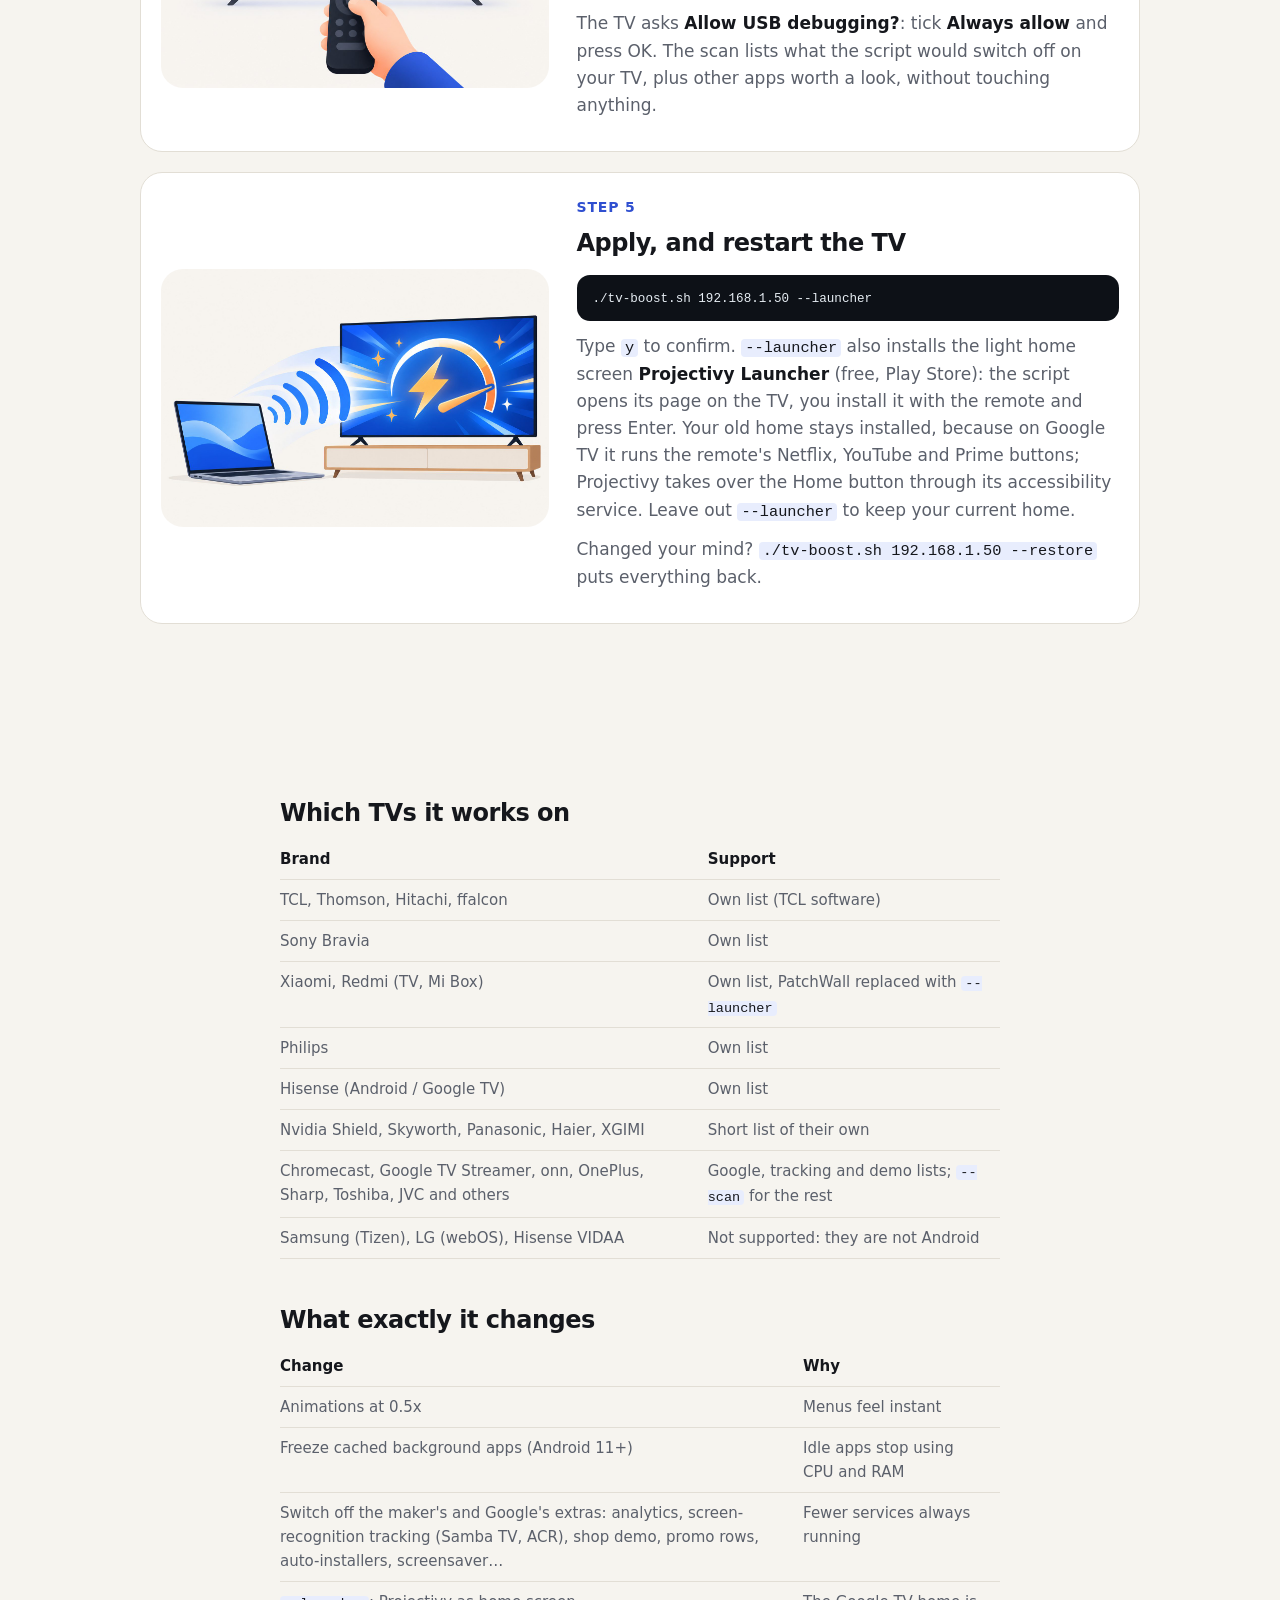
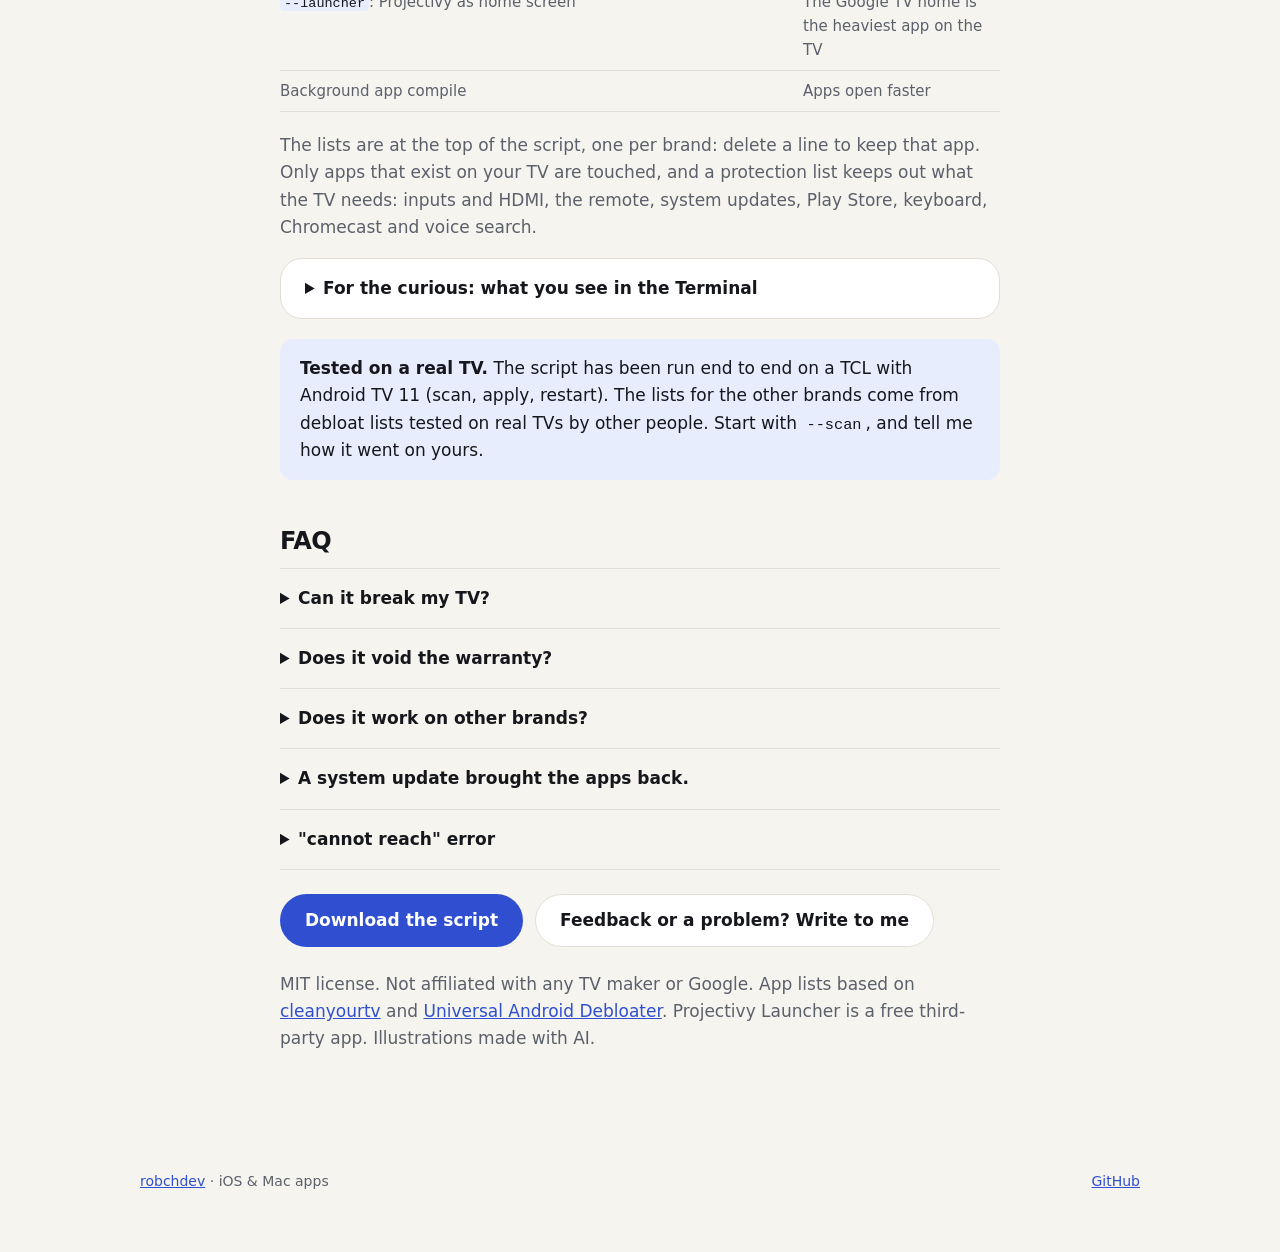
<file: tools/tcl-tv-boost/index.html>
<!doctype html>
<html lang="en" data-lang="en">
<head>
<meta charset="utf-8">
<meta name="viewport" content="width=device-width, initial-scale=1">
<title>Speed up an Android TV · free script · robchdev</title>
<meta name="description" content="Free script that makes a slow Android TV / Google TV fast again over Wi-Fi: TCL, Sony, Xiaomi, Philips, Hisense, Nvidia Shield and more. Disables bloat and tracking, speeds up menus. Full undo, no root.">
<meta property="og:type" content="article">
<meta property="og:site_name" content="robchdev">
<meta property="og:title" content="Android TV lenta? Script gratis per renderla veloce">
<meta property="og:description" content="TCL, Sony, Xiaomi, Philips, Hisense e altre: dal computer, via Wi-Fi, spegne app inutili e tracciamento e velocizza i menu. Si annulla tutto con un comando, senza root.">
<meta property="og:url" content="https://robchdev.github.io/portfolio/tools/tcl-tv-boost/">
<meta property="og:image" content="https://robchdev.github.io/portfolio/tools/tcl-tv-boost/img/hero.jpg">
<meta name="twitter:card" content="summary_large_image">
<link rel="icon" href="../../apps/6822468442.png">
<link rel="stylesheet" href="../../style.css">
<script src="../../lang.js"></script>
</head>
<body>

<header class="bar">
  <div class="wrap">
    <a class="brand" href="../../">robch<b>dev</b></a>
    <nav>
      <a class="hide-sm" href="#guide"><span lang="en">Guide</span><span lang="it">Guida</span></a>
      <a class="hide-sm" href="#faq">FAQ</a>
      <a href="#" onclick="return switchLanguage()"><span lang="en">Italiano</span><span lang="it">English</span></a>
    </nav>
  </div>
</header>

<main id="top">

<div class="wrap tool-hero">
  <div>
    <span class="kicker"><span lang="en">Free tool</span><span lang="it">Strumento gratis</span></span>
    <h1 lang="en">Make a slow Android TV fast again</h1>
    <h1 lang="it">Rendi di nuovo veloce la tua Android TV</h1>
    <p class="lead" lang="en">Most Android TVs have 2 GB of RAM or less, and the maker fills it with tracking, promo and shop-demo services. This free script, run from your computer over Wi-Fi, switches them off, speeds up the menus and can swap the heavy home screen for a light one. Works on TCL, Sony, Xiaomi, Philips, Hisense, Nvidia Shield, Chromecast and most other Android TV and Google TV devices.</p>
    <p class="lead" lang="it">Quasi tutte le Android TV hanno 2 GB di RAM o meno, e il produttore la riempie di servizi di tracciamento, promozioni e demo da negozio. Questo script gratuito, lanciato dal computer via Wi-Fi, li spegne, rende i menu più rapidi e può sostituire la pesante Home con una leggera. Funziona su TCL, Sony, Xiaomi, Philips, Hisense, Nvidia Shield, Chromecast e quasi tutte le altre Android TV e Google TV.</p>
    <div class="actions">
      <a class="btn primary" href="tv-boost.sh" download><span lang="en">Download free</span><span lang="it">Scarica gratis</span></a>
      <a class="btn ghost" href="#guide"><span lang="en">How it works</span><span lang="it">Come funziona</span></a>
    </div>
    <ul class="perks">
      <li lang="en"><strong>No root, nothing uninstalled.</strong> Apps are only switched off.</li>
      <li lang="it"><strong>Niente root, niente disinstallato.</strong> Le app vengono solo spente.</li>
      <li lang="en"><strong>One command undoes everything.</strong> A backup is saved first.</li>
      <li lang="it"><strong>Un comando annulla tutto.</strong> Prima salva un backup.</li>
      <li lang="en"><strong>Netflix, YouTube, HDMI, TV channels:</strong> untouched.</li>
      <li lang="it"><strong>Netflix, YouTube, HDMI, canali TV:</strong> non vengono toccati.</li>
    </ul>
  </div>
  <div class="art"><img src="img/hero.jpg" width="1536" height="1024" alt="" fetchpriority="high"></div>
</div>

<section>
  <div class="wrap">
    <figure class="wide-figure">
      <img src="img/before-after.jpg" width="1536" height="1024" loading="lazy" alt="Illustration: on the left a TV cluttered with apps and an hourglass, on the right the same TV clean and fast">
      <figcaption lang="en">Similar changes, applied by hand on a TCL with Android TV 11: free RAM went from about 335 MB to about 650 MB after a restart.</figcaption>
      <figcaption lang="it">Modifiche simili, fatte a mano su una TCL con Android TV 11: la RAM libera è passata da circa 335 MB a circa 650 MB dopo il riavvio.</figcaption>
    </figure>
  </div>
</section>

<section id="guide">
  <div class="wrap">
    <h2 lang="en">Five steps, about 15 minutes</h2>
    <h2 lang="it">Cinque passaggi, circa 15 minuti</h2>
    <p class="sub" lang="en">You need a computer (Mac, Linux or Windows) on the same Wi-Fi as the TV, and the remote.</p>
    <p class="sub" lang="it">Ti servono un computer (Mac, Linux o Windows) sulla stessa Wi-Fi della TV, e il telecomando.</p>

    <div class="stepcards">
      <article class="stepcard">
        <img src="img/step-adb.jpg" width="1536" height="1024" loading="lazy" alt="">
        <div>
          <span class="num"><span lang="en">Step</span><span lang="it">Passo</span></span>
          <h3 lang="en">Install adb on your computer</h3>
          <h3 lang="it">Installa adb sul computer</h3>
          <p lang="en">adb is Google's free tool for talking to Android devices.</p>
          <p lang="it">adb è lo strumento gratuito di Google per comunicare con i dispositivi Android.</p>
          <ul>
            <li><strong>Mac:</strong> <span lang="en">with <a href="https://brew.sh">Homebrew</a>:</span><span lang="it">con <a href="https://brew.sh">Homebrew</a>:</span> <code>brew install android-platform-tools</code></li>
            <li><strong>Linux:</strong> <code>sudo apt install adb</code></li>
            <li><strong>Windows:</strong> <span lang="en">install <a href="https://learn.microsoft.com/windows/wsl/install">WSL</a>, then</span><span lang="it">installa <a href="https://learn.microsoft.com/it-it/windows/wsl/install">WSL</a>, poi</span> <code>sudo apt install adb</code></li>
          </ul>
        </div>
      </article>

      <article class="stepcard">
        <img src="img/step-developer.jpg" width="1536" height="1024" loading="lazy" alt="">
        <div>
          <span class="num"><span lang="en">Step</span><span lang="it">Passo</span></span>
          <h3 lang="en">Turn on debugging on the TV</h3>
          <h3 lang="it">Attiva il debug sulla TV</h3>
          <ol>
            <li lang="en"><strong>Settings › System › About</strong>: click <strong>Android TV OS build</strong> 7 times, until it says you are a developer.</li>
            <li lang="it"><strong>Impostazioni › Sistema › Info</strong>: premi 7 volte su <strong>Build del sistema operativo Android TV</strong>, finché dice che sei sviluppatore.</li>
            <li lang="en"><strong>Settings › System › Developer options</strong>: turn on <strong>USB debugging</strong> (and <strong>Network debugging</strong>, if listed).</li>
            <li lang="it"><strong>Impostazioni › Sistema › Opzioni sviluppatore</strong>: attiva <strong>Debug USB</strong> (e <strong>Debug di rete</strong>, se c'è).</li>
          </ol>
          <p lang="en">On some models About is under <strong>Device Preferences</strong>.</p>
          <p lang="it">Su alcuni modelli Info è in <strong>Preferenze dispositivo</strong>.</p>
        </div>
      </article>

      <article class="stepcard">
        <img src="img/step-network.jpg" width="1536" height="1024" loading="lazy" alt="">
        <div>
          <span class="num"><span lang="en">Step</span><span lang="it">Passo</span></span>
          <h3 lang="en">Find the TV's address</h3>
          <h3 lang="it">Trova l'indirizzo della TV</h3>
          <p lang="en"><strong>Settings › Network &amp; Internet</strong>, select your Wi-Fi: the address looks like <code>192.168.1.50</code>. TV and computer must be on the same network.</p>
          <p lang="it"><strong>Impostazioni › Rete e Internet</strong>, scegli la tua Wi-Fi: l'indirizzo è tipo <code>192.168.1.50</code>. TV e computer devono stare sulla stessa rete.</p>
        </div>
      </article>

      <article class="stepcard">
        <img src="img/step-allow.jpg" width="1536" height="1024" loading="lazy" alt="">
        <div>
          <span class="num"><span lang="en">Step</span><span lang="it">Passo</span></span>
          <h3 lang="en">Download and scan your TV</h3>
          <h3 lang="it">Scarica e analizza la TV</h3>
          <p lang="en">In the Terminal, using your TV's address:</p>
          <p lang="it">Nel Terminale, con l'indirizzo della tua TV:</p>
<pre><code>curl -LO https://robchdev.github.io/portfolio/tools/tcl-tv-boost/tv-boost.sh
chmod +x tv-boost.sh
./tv-boost.sh 192.168.1.50 --scan</code></pre>
          <p lang="en">The TV asks <strong>Allow USB debugging?</strong>: tick <strong>Always allow</strong> and press OK. The scan lists what the script would switch off on your TV, plus other apps worth a look, without touching anything.</p>
          <p lang="it">La TV chiede <strong>Consentire il debug USB?</strong>: spunta <strong>Consenti sempre</strong> e premi OK. L'analisi elenca cosa lo script spegnerebbe sulla tua TV, più altre app da valutare, senza toccare niente.</p>
        </div>
      </article>

      <article class="stepcard">
        <img src="img/hero.jpg" width="1536" height="1024" loading="lazy" alt="">
        <div>
          <span class="num"><span lang="en">Step</span><span lang="it">Passo</span></span>
          <h3 lang="en">Apply, and restart the TV</h3>
          <h3 lang="it">Applica e riavvia la TV</h3>
<pre><code>./tv-boost.sh 192.168.1.50 --launcher</code></pre>
          <p lang="en">Type <code>y</code> to confirm. <code>--launcher</code> also installs the light home screen <strong>Projectivy Launcher</strong> (free, Play Store): the script opens its page on the TV, you install it with the remote and press Enter. Your old home stays installed, because on Google TV it runs the remote's Netflix, YouTube and Prime buttons; Projectivy takes over the Home button through its accessibility service. Leave out <code>--launcher</code> to keep your current home.</p>
          <p lang="it">Scrivi <code>y</code> per confermare. <code>--launcher</code> mette anche la Home leggera <strong>Projectivy Launcher</strong> (gratis, Play Store): lo script apre la sua pagina sulla TV, la installi col telecomando e premi Invio. La Home originale resta installata, perché su Google TV fa funzionare i tasti Netflix, YouTube e Prime del telecomando; Projectivy prende il tasto Home con il suo servizio di accessibilità. Senza <code>--launcher</code> resta la Home attuale.</p>
          <p lang="en">Changed your mind? <code>./tv-boost.sh 192.168.1.50 --restore</code> puts everything back.</p>
          <p lang="it">Ci hai ripensato? <code>./tv-boost.sh 192.168.1.50 --restore</code> rimette tutto com'era.</p>
        </div>
      </article>
    </div>
  </div>
</section>

<section>
  <div class="wrap guide">
    <h2 lang="en">Which TVs it works on</h2>
    <h2 lang="it">Su quali TV funziona</h2>
    <table>
      <tr><th lang="en">Brand</th><th lang="it">Marca</th><th lang="en">Support</th><th lang="it">Supporto</th></tr>
      <tr><td>TCL, Thomson, Hitachi, ffalcon</td><td lang="en">Own list (TCL software)</td><td lang="it">Elenco dedicato (software TCL)</td></tr>
      <tr><td>Sony Bravia</td><td lang="en">Own list</td><td lang="it">Elenco dedicato</td></tr>
      <tr><td>Xiaomi, Redmi (TV, Mi Box)</td><td lang="en">Own list, PatchWall replaced with <code>--launcher</code></td><td lang="it">Elenco dedicato, PatchWall sostituita con <code>--launcher</code></td></tr>
      <tr><td>Philips</td><td lang="en">Own list</td><td lang="it">Elenco dedicato</td></tr>
      <tr><td>Hisense (Android / Google TV)</td><td lang="en">Own list</td><td lang="it">Elenco dedicato</td></tr>
      <tr><td>Nvidia Shield, Skyworth, Panasonic, Haier, XGIMI</td><td lang="en">Short list of their own</td><td lang="it">Elenco breve dedicato</td></tr>
      <tr><td lang="en">Chromecast, Google TV Streamer, onn, OnePlus, Sharp, Toshiba, JVC and others</td><td lang="it">Chromecast, Google TV Streamer, onn, OnePlus, Sharp, Toshiba, JVC e altre</td><td lang="en">Google, tracking and demo lists; <code>--scan</code> for the rest</td><td lang="it">Elenchi Google, tracciamento e demo; <code>--scan</code> per il resto</td></tr>
      <tr><td lang="en">Samsung (Tizen), LG (webOS), Hisense VIDAA</td><td lang="it">Samsung (Tizen), LG (webOS), Hisense VIDAA</td><td lang="en">Not supported: they are not Android</td><td lang="it">Non supportate: non sono Android</td></tr>
    </table>

    <h2 lang="en">What exactly it changes</h2>
    <h2 lang="it">Cosa cambia, nel dettaglio</h2>
    <table>
      <tr><th lang="en">Change</th><th lang="it">Modifica</th><th lang="en">Why</th><th lang="it">Perché</th></tr>
      <tr><td lang="en">Animations at 0.5x</td><td lang="it">Animazioni a 0,5x</td><td lang="en">Menus feel instant</td><td lang="it">I menu sembrano istantanei</td></tr>
      <tr><td lang="en">Freeze cached background apps (Android 11+)</td><td lang="it">Congela le app in background (Android 11+)</td><td lang="en">Idle apps stop using CPU and RAM</td><td lang="it">Le app ferme smettono di usare CPU e RAM</td></tr>
      <tr><td lang="en">Switch off the maker's and Google's extras: analytics, screen-recognition tracking (Samba TV, ACR), shop demo, promo rows, auto-installers, screensaver…</td><td lang="it">Spegne gli extra del produttore e di Google: statistiche, riconoscimento di cosa guardi (Samba TV, ACR), demo da negozio, righe promozionali, installazioni automatiche, salvaschermo…</td><td lang="en">Fewer services always running</td><td lang="it">Meno servizi sempre accesi</td></tr>
      <tr><td lang="en"><code>--launcher</code>: Projectivy as home screen</td><td lang="it"><code>--launcher</code>: Projectivy come Home</td><td lang="en">The Google TV home is the heaviest app on the TV</td><td lang="it">La Home di Google TV è l'app più pesante della TV</td></tr>
      <tr><td lang="en">Background app compile</td><td lang="it">Ottimizzazione delle app</td><td lang="en">Apps open faster</td><td lang="it">Le app si aprono prima</td></tr>
    </table>
    <p lang="en">The lists are at the top of the script, one per brand: delete a line to keep that app. Only apps that exist on your TV are touched, and a protection list keeps out what the TV needs: inputs and HDMI, the remote, system updates, Play Store, keyboard, Chromecast and voice search.</p>
    <p lang="it">Gli elenchi sono in cima allo script, uno per marca: cancella una riga per tenere quell'app. Vengono toccate solo le app presenti sulla tua TV, e una lista di protezione tiene fuori ciò che serve alla TV: ingressi e HDMI, telecomando, aggiornamenti, Play Store, tastiera, Chromecast e ricerca vocale.</p>

    <details class="expert">
      <summary><span lang="en">For the curious: what you see in the Terminal</span><span lang="it">Per i curiosi: cosa vedi nel Terminale</span></summary>
      <figure>
        <img src="img/shot-scan.png" loading="lazy" alt="Terminal output of a scan: the apps that would be switched off on a TCL TV, nothing changed">
        <figcaption lang="en">Scan (<code>--scan</code>).</figcaption><figcaption lang="it">Analisi (<code>--scan</code>).</figcaption>
      </figure>
      <figure>
        <img src="img/shot-apply.png" loading="lazy" alt="Terminal output of a full run: apps switched off, Projectivy set as home screen, backup saved">
        <figcaption lang="en">Full run with <code>--launcher</code>.</figcaption><figcaption lang="it">Esecuzione completa con <code>--launcher</code>.</figcaption>
      </figure>
      <figure>
        <img src="img/shot-restore.png" loading="lazy" alt="Terminal output of the restore: every change undone">
        <figcaption lang="en">Restore (<code>--restore</code>). These outputs come from the simulated TV used for testing.</figcaption><figcaption lang="it">Ripristino (<code>--restore</code>). Questi output vengono dalla TV simulata usata per i test.</figcaption>
      </figure>
    </details>

    <div class="note">
      <p lang="en"><strong>Tested on a real TV.</strong> The script has been run end to end on a TCL with Android TV 11 (scan, apply, restart). The lists for the other brands come from debloat lists tested on real TVs by other people. Start with <code>--scan</code>, and tell me how it went on yours.</p>
      <p lang="it"><strong>Provato su una TV vera.</strong> Lo script è stato usato dall’inizio alla fine su una TCL con Android TV 11 (analisi, applicazione, riavvio). Gli elenchi delle altre marche vengono da liste provate su TV vere da altre persone. Parti con <code>--scan</code> e fammi sapere come è andata sulla tua.</p>
    </div>

    <h2 id="faq" lang="en">FAQ</h2>
    <h2 lang="it">Domande frequenti</h2>
    <div class="faq">
      <details><summary><span lang="en">Can it break my TV?</span><span lang="it">Può rompere la TV?</span></summary>
        <p lang="en">It doesn't uninstall anything or touch system files: it switches off apps and changes three settings, all restorable. Even without the backup, a factory reset brings everything back.</p>
        <p lang="it">Non disinstalla niente e non tocca i file di sistema: spegne app e cambia tre impostazioni, tutto ripristinabile. Anche senza backup, un ripristino di fabbrica riporta tutto com'era.</p></details>
      <details><summary><span lang="en">Does it void the warranty?</span><span lang="it">Fa decadere la garanzia?</span></summary>
        <p lang="en">It uses only the standard Developer options, no root and no unlocking. Still, use it at your own risk.</p>
        <p lang="it">Usa solo le normali Opzioni sviluppatore, niente root e niente sblocchi. Resta comunque a tuo rischio.</p></details>
      <details><summary><span lang="en">Does it work on other brands?</span><span lang="it">Funziona su altre marche?</span></summary>
        <p lang="en">Yes: see the table above. If your brand has no list of its own, the script still applies the Google, tracking and demo lists, and <code>--scan</code> shows other candidates: send me that output and I'll add your brand.</p>
        <p lang="it">Sì: vedi la tabella sopra. Se la tua marca non ha un elenco suo, lo script applica comunque gli elenchi Google, tracciamento e demo, e <code>--scan</code> mostra altre app candidate: mandami quel risultato e aggiungo la tua marca.</p></details>
      <details><summary><span lang="en">A system update brought the apps back.</span><span lang="it">Un aggiornamento ha riportato le app.</span></summary>
        <p lang="en">It can happen: run the script again.</p>
        <p lang="it">Può succedere: rilancia lo script.</p></details>
      <details><summary><span lang="en">"cannot reach" error</span><span lang="it">Errore "cannot reach"</span></summary>
        <p lang="en">Check that the TV is on (not in standby) and on the same Wi-Fi, that USB debugging is on and that you accepted the prompt on the TV. Some models also need Network debugging.</p>
        <p lang="it">Controlla che la TV sia accesa (non in standby) e sulla stessa Wi-Fi, che il Debug USB sia attivo e che tu abbia accettato la richiesta sulla TV. Alcuni modelli vogliono anche il Debug di rete.</p></details>
    </div>

    <div class="actions">
      <a class="btn primary" href="tv-boost.sh" download><span lang="en">Download the script</span><span lang="it">Scarica lo script</span></a>
      <a class="btn ghost" href="mailto:roberto.chiarelladev@gmail.com?subject=tcl-tv-boost"><span lang="en">Feedback or a problem? Write to me</span><span lang="it">Feedback o problemi? Scrivimi</span></a>
    </div>
    <p lang="en">MIT license. Not affiliated with any TV maker or Google. App lists based on <a href="https://github.com/Gathin23/cleanyourtv">cleanyourtv</a> and <a href="https://github.com/Universal-Debloater-Alliance/universal-android-debloater-next-generation">Universal Android Debloater</a>. Projectivy Launcher is a free third-party app. Illustrations made with AI.</p>
    <p lang="it">Licenza MIT. Non affiliato con alcun produttore di TV né con Google. Elenchi delle app basati su <a href="https://github.com/Gathin23/cleanyourtv">cleanyourtv</a> e <a href="https://github.com/Universal-Debloater-Alliance/universal-android-debloater-next-generation">Universal Android Debloater</a>. Projectivy Launcher è un'app gratuita di terzi. Illustrazioni create con l'AI.</p>
  </div>
</section>
</main>

<footer>
  <div class="wrap">
    <span><a href="../../">robchdev</a> · <span lang="en">iOS &amp; Mac apps</span><span lang="it">app iOS e Mac</span></span>
    <span><a href="https://github.com/robchdev">GitHub</a></span>
  </div>
</footer>
</body>
</html>
</file>
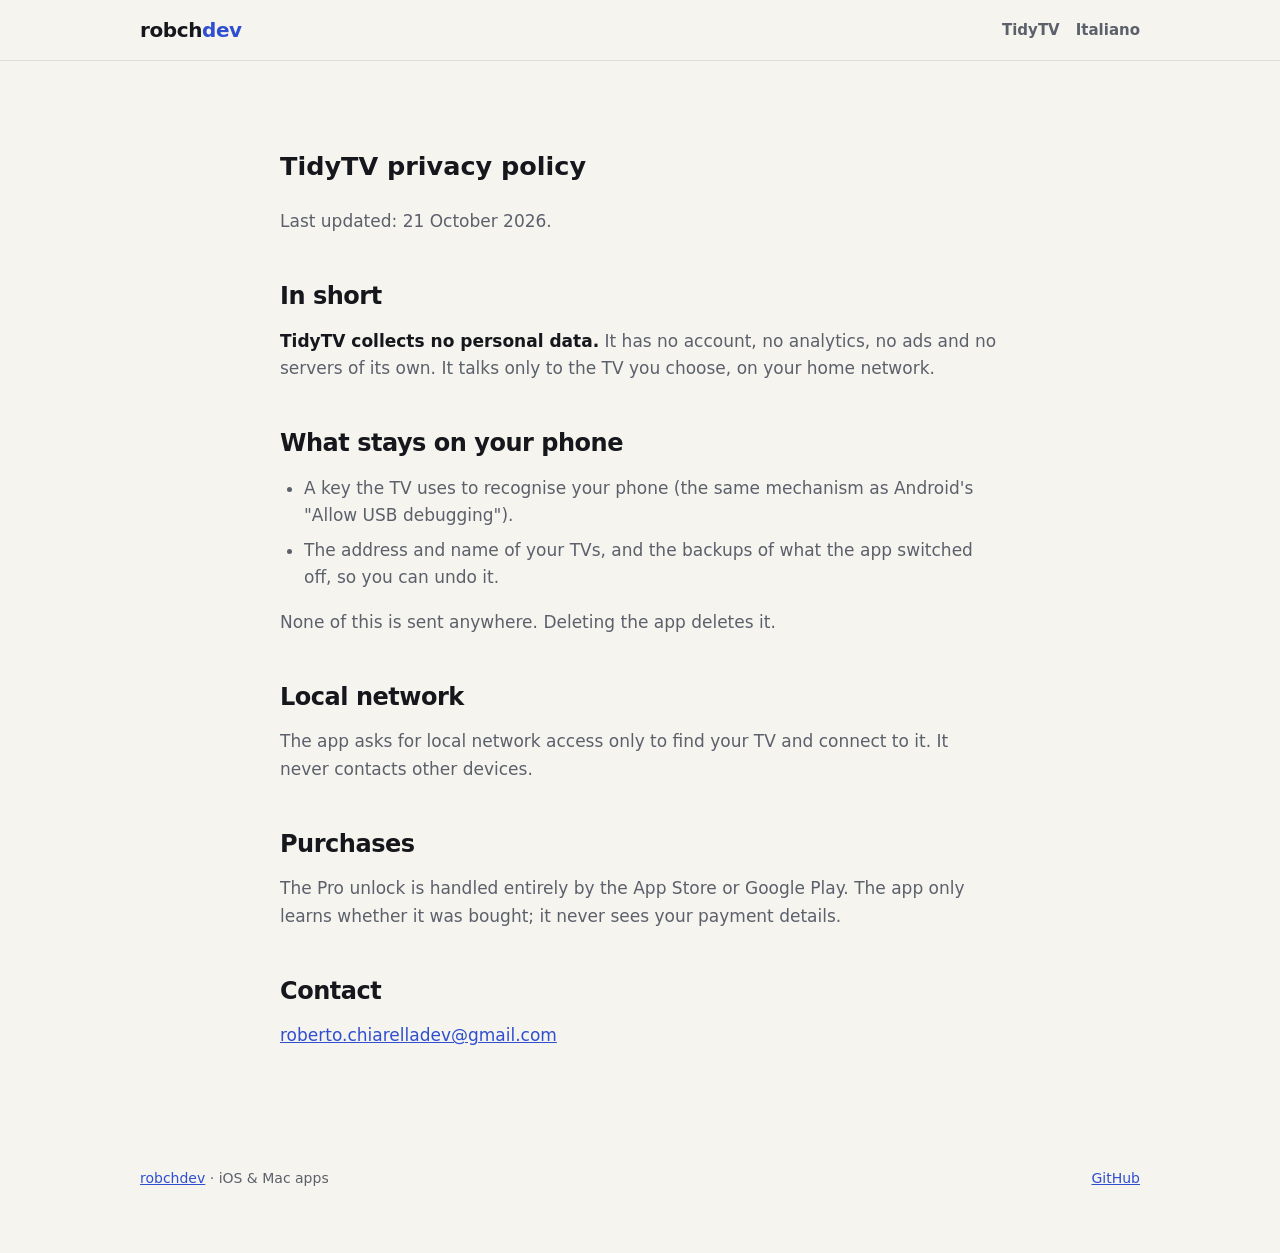
<file: apps/tidytv/privacy.html>
<!doctype html>
<html lang="en" data-lang="en">
<head>
<meta charset="utf-8">
<meta name="viewport" content="width=device-width, initial-scale=1">
<title>TidyTV privacy policy</title>
<meta name="description" content="TidyTV collects no personal data. Everything stays on your phone and your TV.">
<link rel="icon" href="../tidytv.png">
<link rel="stylesheet" href="../../style.css">
<script src="../../lang.js"></script>
</head>
<body>

<header class="bar">
  <div class="wrap">
    <a class="brand" href="../../">robch<b>dev</b></a>
    <nav>
      <a href="./"><span lang="en">TidyTV</span><span lang="it">TidyTV</span></a>
      <a href="#" onclick="return switchLanguage()"><span lang="en">Italiano</span><span lang="it">English</span></a>
    </nav>
  </div>
</header>

<main>
<section>
  <div class="wrap guide">
    <h1 lang="en">TidyTV privacy policy</h1>
    <h1 lang="it">Privacy di TidyTV</h1>
    <p lang="en">Last updated: 21 October 2026.</p>
    <p lang="it">Ultimo aggiornamento: 21 ottobre 2026.</p>

    <h2 lang="en">In short</h2>
    <h2 lang="it">In breve</h2>
    <p lang="en"><strong>TidyTV collects no personal data.</strong> It has no account, no analytics, no ads and no servers of its own. It talks only to the TV you choose, on your home network.</p>
    <p lang="it"><strong>TidyTV non raccoglie dati personali.</strong> Non ha account, statistiche, pubblicità né server propri. Parla solo con la TV che scegli tu, nella rete di casa.</p>

    <h2 lang="en">What stays on your phone</h2>
    <h2 lang="it">Cosa resta sul telefono</h2>
    <ul>
      <li lang="en">A key the TV uses to recognise your phone (the same mechanism as Android's "Allow USB debugging").</li>
      <li lang="it">Una chiave con cui la TV riconosce il telefono (lo stesso meccanismo del "Consenti debug USB" di Android).</li>
      <li lang="en">The address and name of your TVs, and the backups of what the app switched off, so you can undo it.</li>
      <li lang="it">Indirizzo e nome delle tue TV, e i backup di ciò che l'app ha spento, per poterlo annullare.</li>
    </ul>
    <p lang="en">None of this is sent anywhere. Deleting the app deletes it.</p>
    <p lang="it">Niente di tutto questo viene inviato altrove. Disinstallando l'app viene cancellato.</p>

    <h2 lang="en">Local network</h2>
    <h2 lang="it">Rete locale</h2>
    <p lang="en">The app asks for local network access only to find your TV and connect to it. It never contacts other devices.</p>
    <p lang="it">L'app chiede l'accesso alla rete locale solo per trovare la TV e collegarsi. Non contatta altri dispositivi.</p>

    <h2 lang="en">Purchases</h2>
    <h2 lang="it">Acquisti</h2>
    <p lang="en">The Pro unlock is handled entirely by the App Store or Google Play. The app only learns whether it was bought; it never sees your payment details.</p>
    <p lang="it">Lo sblocco Pro è gestito interamente dall'App Store o da Google Play. L'app sa solo se è stato acquistato; non vede mai i tuoi dati di pagamento.</p>

    <h2 lang="en">Contact</h2>
    <h2 lang="it">Contatti</h2>
    <p><a href="mailto:roberto.chiarelladev@gmail.com">roberto.chiarelladev@gmail.com</a></p>
  </div>
</section>
</main>

<footer>
  <div class="wrap">
    <span><a href="../../">robchdev</a> · <span lang="en">iOS &amp; Mac apps</span><span lang="it">app iOS e Mac</span></span>
    <span><a href="https://github.com/robchdev">GitHub</a></span>
  </div>
</footer>
</body>
</html>
</file>
<file: style.css>
:root {
  /* color */
  --bg:#F6F4EF; --surface:#FFFFFF; --ink:#15171C; --soft:#5B606B; --line:#E2DED5;
  --accent:#2F4FD0; --accent-ink:#FFFFFF; --tint:#E8EDFD;
  /* type */
  --font:-apple-system,BlinkMacSystemFont,"Inter",system-ui,sans-serif;
  --mono:ui-monospace,"SF Mono",Menlo,Consolas,monospace;
  --text-xs:12px; --text-sm:14px; --text-md:15px; --text-base:17px; --text-lg:20px; --text-xl:24px; --text-stat:32px;
  --text-h2:clamp(28px, 4vw, 38px); --text-h1:clamp(36px, 6vw, 62px);
  --lh-tight:1.05; --lh-head:1.15; --lh-body:1.6;
  --track-tight:-.03em; --track-snug:-.02em; --track-caps:.06em;
  --weight-bold:700; --weight-heavy:800;
  /* space */
  --s1:4px; --s2:8px; --s3:12px; --s4:16px; --s5:20px; --s6:24px; --s7:28px; --s8:36px; --s9:48px; --s10:64px; --s11:84px;
  /* shape */
  --hair:1px; --rule:2px; --radius-sm:13px; --radius:18px; --radius-lg:22px; --radius-xl:28px; --pill:999px;
  --icon:56px; --col-card:400px; --art-w:150px; --art-tilt:7deg; --art-lift:28px; --case-icon:72px; --faq-w:760px; --shot-peek:72%; --col-app:230px; --col-step:210px; --bar-h:60px; --measure:56ch; --page:1040px; --guide:760px; --term-bg:#0D1117; --term-ink:#E6EDF3;
}
@media (prefers-color-scheme:dark) {
  :root { --bg:#101216; --surface:#181B21; --ink:#F1F2F4; --soft:#A3A9B4; --line:#2A2E36;
          --accent:#8EA6FF; --accent-ink:#0C1020; --tint:#1C2340; }
}
* { box-sizing:border-box; }
html { scroll-behavior:smooth; }
@media (prefers-reduced-motion:reduce) { html { scroll-behavior:auto; } }
body { margin:0; background:var(--bg); color:var(--ink); font:var(--text-base)/var(--lh-body) var(--font); -webkit-font-smoothing:antialiased; }
html[data-lang="en"] [lang="it"], html[data-lang="it"] [lang="en"] { display:none; }
a { color:var(--accent); }
:focus-visible { outline:var(--rule) solid var(--accent); outline-offset:var(--rule); }
.wrap { max-width:var(--page); margin:0 auto; padding:0 var(--s5); }

/* Top bar */
.bar { position:sticky; top:0; z-index:5; background:var(--bg); border-bottom:var(--hair) solid var(--line); }
.bar .wrap { display:flex; align-items:center; gap:var(--s5); height:var(--bar-h); }
.brand { font-weight:var(--weight-heavy); font-size:var(--text-lg); letter-spacing:var(--track-snug); color:var(--ink); text-decoration:none; }
.brand b { color:var(--accent); }
.bar nav { margin-left:auto; display:flex; gap:var(--s4); align-items:center; }
.bar nav a { color:var(--soft); text-decoration:none; font-weight:var(--weight-bold); font-size:var(--text-md); }
.bar nav a:hover { color:var(--ink); }
@media (max-width:620px) { .bar nav .hide-sm { display:none; } }

/* Hero */
.hero { padding-top:var(--s11); padding-bottom:var(--s10); }
.kicker { display:inline-block; font-size:var(--text-sm); font-weight:var(--weight-bold); letter-spacing:var(--track-caps); text-transform:uppercase; color:var(--accent); background:var(--tint); padding:var(--s1) var(--s3); border-radius:var(--pill); }
.hero h1 { font-size:var(--text-h1); line-height:var(--lh-tight); letter-spacing:var(--track-tight); margin:var(--s6) 0 var(--s4); max-width:15ch; }
.lead { font-size:var(--text-lg); color:var(--soft); max-width:var(--measure); margin:0 0 var(--s7); }
.actions { display:flex; flex-wrap:wrap; gap:var(--s3); }
.btn { display:inline-block; padding:var(--s3) var(--s6); border-radius:var(--pill); font-weight:var(--weight-bold); text-decoration:none; border:var(--hair) solid transparent; }
.btn.primary { background:var(--accent); color:var(--accent-ink); }
.btn.ghost { border-color:var(--line); color:var(--ink); background:var(--surface); }
.btn:hover { filter:brightness(1.08); }
.stats { display:flex; flex-wrap:wrap; gap:var(--s3) var(--s7); margin-top:var(--s9); padding-top:var(--s7); border-top:var(--hair) solid var(--line); }
.stats div { font-size:var(--text-md); color:var(--soft); }
.stats strong { display:block; font-size:var(--text-stat); letter-spacing:var(--track-tight); color:var(--ink); }

/* Hero art */
.hero { display:grid; grid-template-columns:minmax(0, 1.25fr) minmax(0, 1fr); gap:var(--s8); align-items:center; }
.hero-art { position:relative; display:flex; justify-content:center; align-items:center; min-height:100%; }
.hero-art img { width:var(--art-w); height:auto; border-radius:var(--radius-lg); border:var(--hair) solid var(--line); box-shadow:0 var(--s5) var(--s9) color-mix(in srgb, var(--ink) 18%, transparent); }
.hero-art img:nth-child(1) { transform:rotate(calc(var(--art-tilt) * -1)) translateX(var(--s9)) translateY(var(--art-lift)); }
.hero-art img:nth-child(2) { position:relative; z-index:2; width:calc(var(--art-w) * 1.2); }
.hero-art img:nth-child(3) { transform:rotate(var(--art-tilt)) translateX(calc(var(--s9) * -1)) translateY(var(--art-lift)); }
@media (max-width:860px) { .hero { grid-template-columns:1fr; } .hero-art { display:none; } }

/* Tech strip */
.tech { list-style:none; margin:0; padding:var(--s5) 0; display:flex; flex-wrap:wrap; gap:var(--s2); border-top:var(--hair) solid var(--line); border-bottom:var(--hair) solid var(--line); }
.tech li { font-size:var(--text-sm); font-weight:var(--weight-bold); color:var(--soft); background:var(--surface); border:var(--hair) solid var(--line); border-radius:var(--pill); padding:var(--s1) var(--s3); }

/* Sections */
section { padding:var(--s10) 0; }
section h2 { font-size:var(--text-h2); letter-spacing:var(--track-tight); line-height:var(--lh-head); margin:0 0 var(--s2); }
.sub { color:var(--soft); margin:0 0 var(--s8); max-width:var(--measure); }

/* Services */
.services { display:grid; grid-template-columns:repeat(auto-fit, minmax(min(100%, var(--col-card)), 1fr)); gap:var(--s4); }
.card { background:var(--surface); border:var(--hair) solid var(--line); border-radius:var(--radius); padding:var(--s6); display:flex; flex-direction:column; }
.card h3 { font-size:var(--text-lg); letter-spacing:var(--track-snug); margin:0 0 var(--s2); }
.card p { color:var(--soft); margin:0 0 var(--s4); }
.card ul { margin:0 0 var(--s5); padding-left:var(--s5); font-size:var(--text-md); }
.price { margin-top:auto; font-size:var(--text-md); color:var(--soft); }
.price strong { font-size:var(--text-xl); color:var(--ink); letter-spacing:var(--track-snug); }
.card.featured { border-color:var(--accent); box-shadow:0 0 0 var(--hair) var(--accent); }
.badge { align-self:flex-start; font-size:var(--text-xs); font-weight:var(--weight-heavy); letter-spacing:var(--track-caps); text-transform:uppercase; color:var(--accent); margin-bottom:var(--s2); }

/* Showcase */
.showcase { display:grid; grid-template-columns:repeat(3, 1fr); gap:var(--s5); }
.showcase figure { margin:0; }
.showcase img { width:100%; height:auto; border-radius:var(--radius-lg); border:var(--hair) solid var(--line); display:block; }
.showcase figcaption { margin-top:var(--s3); font-size:var(--text-md); color:var(--soft); }
.showcase figcaption strong { color:var(--ink); display:block; font-size:var(--text-base); }
@media (max-width:760px) {
  .showcase { grid-template-columns:none; grid-auto-flow:column; grid-auto-columns:var(--shot-peek); overflow-x:auto; scroll-snap-type:x mandatory; padding-bottom:var(--s3); }
  .showcase figure { scroll-snap-align:start; }
}

/* App list */
.apps { display:grid; grid-template-columns:repeat(auto-fill, minmax(min(100%, var(--col-app)), 1fr)); gap:var(--s3); margin-top:var(--s8); }
.app { display:flex; gap:var(--s3); align-items:center; background:var(--surface); border:var(--hair) solid var(--line); border-radius:var(--radius); padding:var(--s3); text-decoration:none; color:var(--ink); }
.app:hover { border-color:var(--accent); }
.app img { width:var(--icon); height:var(--icon); border-radius:var(--radius-sm); flex:none; }
.app strong { font-size:var(--text-base); display:block; }
.app span { font-size:var(--text-sm); color:var(--soft); }

/* Steps */
.steps { display:grid; grid-template-columns:repeat(auto-fit, minmax(min(100%, var(--col-step)), 1fr)); gap:var(--s4); counter-reset:step; }
.step { border-top:var(--rule) solid var(--ink); padding-top:var(--s4); }
.step::before { counter-increment:step; content:"0" counter(step); font-weight:var(--weight-heavy); color:var(--accent); font-size:var(--text-sm); letter-spacing:var(--track-caps); }
.step h3 { margin:var(--s1) 0; font-size:var(--text-base); }
.step p { margin:0; color:var(--soft); }

/* Contact */
.contact { background:var(--ink); color:var(--bg); border-radius:var(--radius-xl); padding:var(--s10) var(--s8); text-align:center; }
.contact .sub { color:var(--bg); opacity:.82; margin:0 auto var(--s7); }
.contact .btn.primary { background:var(--bg); color:var(--ink); }
.contact .mail { display:block; margin-top:var(--s4); color:var(--bg); font-size:var(--text-md); }
@media (max-width:520px) { .contact { padding:var(--s9) var(--s5); } }

/* Case studies */
.cases { display:grid; gap:var(--s4); }
.case { display:grid; grid-template-columns:var(--case-icon) 1fr; gap:var(--s5); align-items:start; background:var(--surface); border:var(--hair) solid var(--line); border-radius:var(--radius); padding:var(--s6); }
.case img { width:var(--case-icon); height:var(--case-icon); border-radius:var(--radius-sm); }
.case h3 { margin:0 0 var(--s2); font-size:var(--text-lg); letter-spacing:var(--track-snug); }
.case p { margin:0; color:var(--soft); max-width:70ch; }
.case .case-tag { font-size:var(--text-xs); font-weight:var(--weight-heavy); letter-spacing:var(--track-caps); text-transform:uppercase; color:var(--accent); margin-bottom:var(--s1); }
@media (max-width:520px) { .case { grid-template-columns:1fr; } }

/* FAQ */
.faq h2, .faq details { max-width:var(--faq-w); }
.faq h2 { margin-bottom:var(--s6); }
.faq details { border-top:var(--hair) solid var(--line); padding:var(--s4) 0; }
.faq details:last-of-type { border-bottom:var(--hair) solid var(--line); }
.faq summary { cursor:pointer; font-weight:var(--weight-bold); font-size:var(--text-base); }
.faq details p { margin:var(--s2) 0 0; color:var(--soft); }

footer { padding:var(--s8) 0 var(--s10); color:var(--soft); font-size:var(--text-sm); }
footer .wrap { display:flex; flex-wrap:wrap; gap:var(--s2) var(--s6); justify-content:space-between; }

/* Tools teaser on the home page */
.tool { display:grid; grid-template-columns:1fr auto; gap:var(--s5); align-items:center; background:var(--surface); border:var(--hair) solid var(--line); border-radius:var(--radius); padding:var(--s6); }
.tool h3 { margin:0 0 var(--s2); font-size:var(--text-lg); letter-spacing:var(--track-snug); }
.tool p { margin:0; color:var(--soft); max-width:70ch; }
@media (max-width:620px) { .tool { grid-template-columns:1fr; } }

/* Guide pages */
.guide { max-width:var(--guide); }
.guide h2 { font-size:var(--text-xl); letter-spacing:var(--track-snug); margin:var(--s9) 0 var(--s3); }
.guide h3 { font-size:var(--text-base); margin:var(--s6) 0 var(--s2); }
.guide p, .guide li { color:var(--soft); }
.guide strong { color:var(--ink); }
.guide ol, .guide ul { padding-left:var(--s6); }
.guide li { margin-bottom:var(--s2); }
.guide code { font-family:var(--mono); font-size:.9em; background:var(--tint); color:var(--ink); padding:0 var(--s1); border-radius:var(--s1); }
.guide pre { font-family:var(--mono); font-size:var(--text-sm); line-height:var(--lh-body); background:var(--term-bg); color:var(--term-ink); padding:var(--s4) var(--s5); border-radius:var(--radius-sm); overflow-x:auto; margin:var(--s3) 0 var(--s5); }
.guide pre code { background:none; color:inherit; padding:0; }
.guide figure { margin:var(--s5) 0 var(--s7); }
.guide figure img { width:100%; height:auto; display:block; border-radius:var(--radius-sm); }
.guide figcaption { margin-top:var(--s2); font-size:var(--text-sm); color:var(--soft); }
.note { background:var(--tint); border-radius:var(--radius-sm); padding:var(--s4) var(--s5); margin:var(--s5) 0; }
.note p { margin:0; color:var(--ink); }
.guide table { width:100%; border-collapse:collapse; font-size:var(--text-md); margin:var(--s3) 0 var(--s5); }
.guide th, .guide td { text-align:left; padding:var(--s2) var(--s3) var(--s2) 0; border-bottom:var(--hair) solid var(--line); vertical-align:top; }
.guide th { color:var(--ink); }
.guide td { color:var(--soft); }
.guide .actions { margin:var(--s6) 0; }

/* Tool page: visual layout */
.tool-hero { display:grid; grid-template-columns:minmax(0, 1fr) minmax(0, 1fr); gap:var(--s8); align-items:center; padding-top:var(--s10); padding-bottom:var(--s8); }
.tool-hero h1 { font-size:var(--text-h1); line-height:var(--lh-tight); letter-spacing:var(--track-tight); margin:var(--s5) 0 var(--s4); }
.tool-hero img, .wide-figure img, .stepcard img { width:100%; height:auto; display:block; border-radius:var(--radius-lg); background:var(--surface); }
.perks { list-style:none; padding:0; margin:var(--s6) 0 0; display:grid; gap:var(--s2); }
.perks li { color:var(--soft); padding-left:var(--s6); position:relative; }
.perks li::before { content:""; position:absolute; left:0; top:.55em; width:var(--s3); height:var(--s3); border-radius:var(--pill); background:var(--accent); }
.perks strong { color:var(--ink); }
.wide-figure { margin:0; }
.wide-figure figcaption { margin-top:var(--s3); font-size:var(--text-md); color:var(--soft); text-align:center; }
.stepcards { display:grid; gap:var(--s5); counter-reset:sc; }
.stepcard { display:grid; grid-template-columns:minmax(0, 5fr) minmax(0, 7fr); gap:var(--s7); align-items:center; background:var(--surface); border:var(--hair) solid var(--line); border-radius:var(--radius-lg); padding:var(--s5); }
.stepcard .num { counter-increment:sc; font-size:var(--text-sm); font-weight:var(--weight-heavy); letter-spacing:var(--track-caps); color:var(--accent); text-transform:uppercase; }
.stepcard .num::after { content:" " counter(sc); }
.stepcard h3 { font-size:var(--text-xl); letter-spacing:var(--track-snug); margin:var(--s1) 0 var(--s3); }
.stepcard p, .stepcard li { color:var(--soft); }
.stepcard p { margin:0 0 var(--s3); }
.stepcard ul, .stepcard ol { margin:0 0 var(--s3); padding-left:var(--s5); }
.stepcard strong { color:var(--ink); }
.stepcard code { font-family:var(--mono); font-size:.9em; background:var(--tint); color:var(--ink); padding:0 var(--s1); border-radius:var(--s1); }
.stepcard pre { font-family:var(--mono); font-size:var(--text-sm); background:var(--term-bg); color:var(--term-ink); padding:var(--s3) var(--s4); border-radius:var(--radius-sm); overflow-x:auto; margin:0 0 var(--s3); }
.stepcard pre code { background:none; color:inherit; padding:0; }
.expert { background:var(--surface); border:var(--hair) solid var(--line); border-radius:var(--radius-lg); padding:var(--s4) var(--s6); }
.expert summary { cursor:pointer; font-weight:var(--weight-bold); }
.expert[open] summary { margin-bottom:var(--s4); }
@media (max-width:820px) {
  .tool-hero { grid-template-columns:minmax(0, 1fr); padding-top:var(--s9); }
  .tool-hero .art { order:-1; }
  .stepcard { grid-template-columns:minmax(0, 1fr); gap:var(--s4); }
}
</file>
